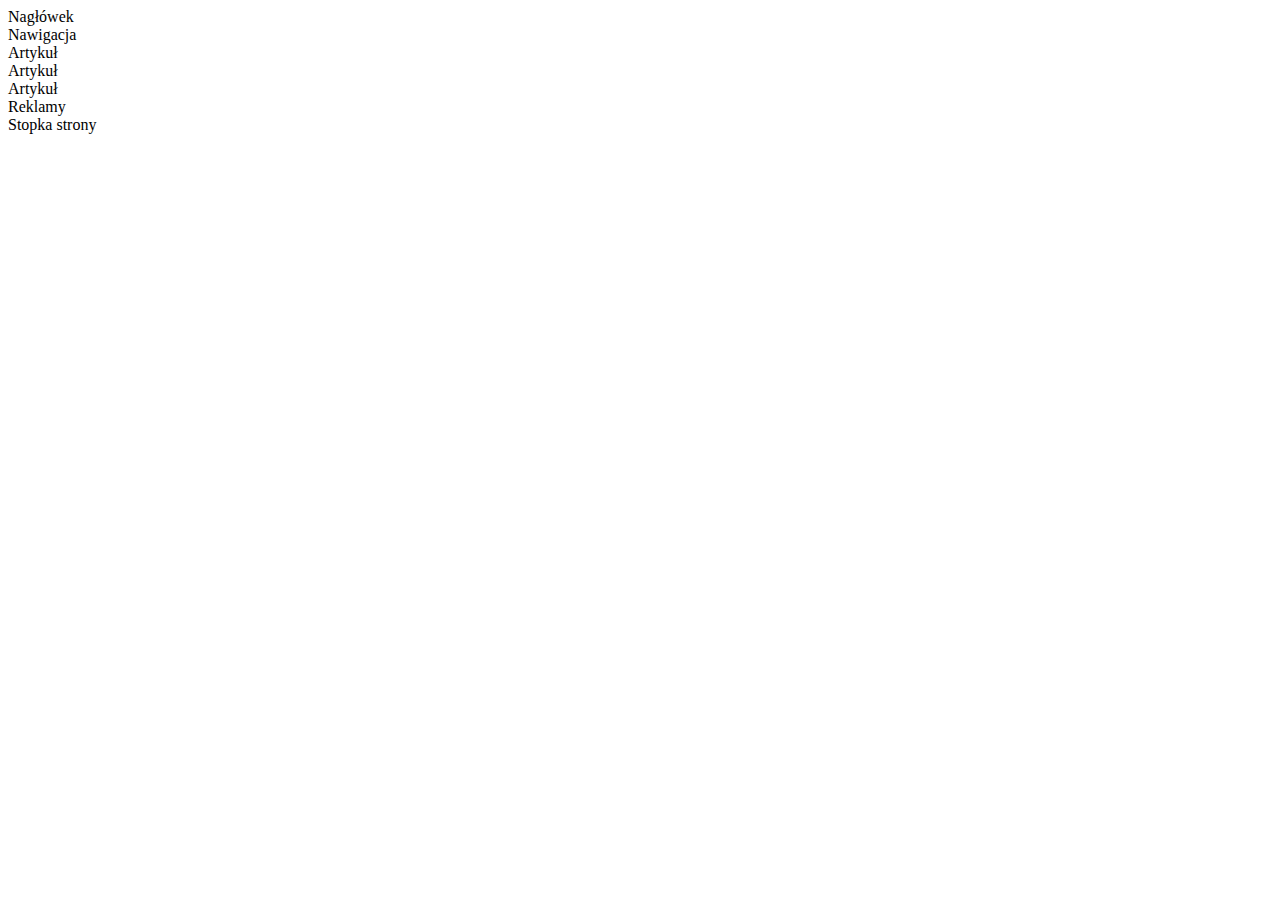
<file: HTML5/01 Tags/html5.html>
<!DOCTYPE html>
<html lang="en">
<head>
    <meta charset="UTF-8">
    <meta name="viewport" content="width=device-width, initial-scale=1.0">
    <meta http-equiv="X-UA-Compatible" content="ie=edge">
    <title>HTML5</title>
</head>
<body>
    <header>Nagłówek
        <nav>Nawigacja</nav>
    </header>
    <section>
        <!-- sekcja sluzy do przevchowywania artykulow -->
        <article>Artykuł</article>
        <article>Artykuł</article>
        <article>Artykuł</article>

        <aside>Reklamy</aside>
    </section>

    <footer>Stopka strony</footer>
</body>
</html>
</file>
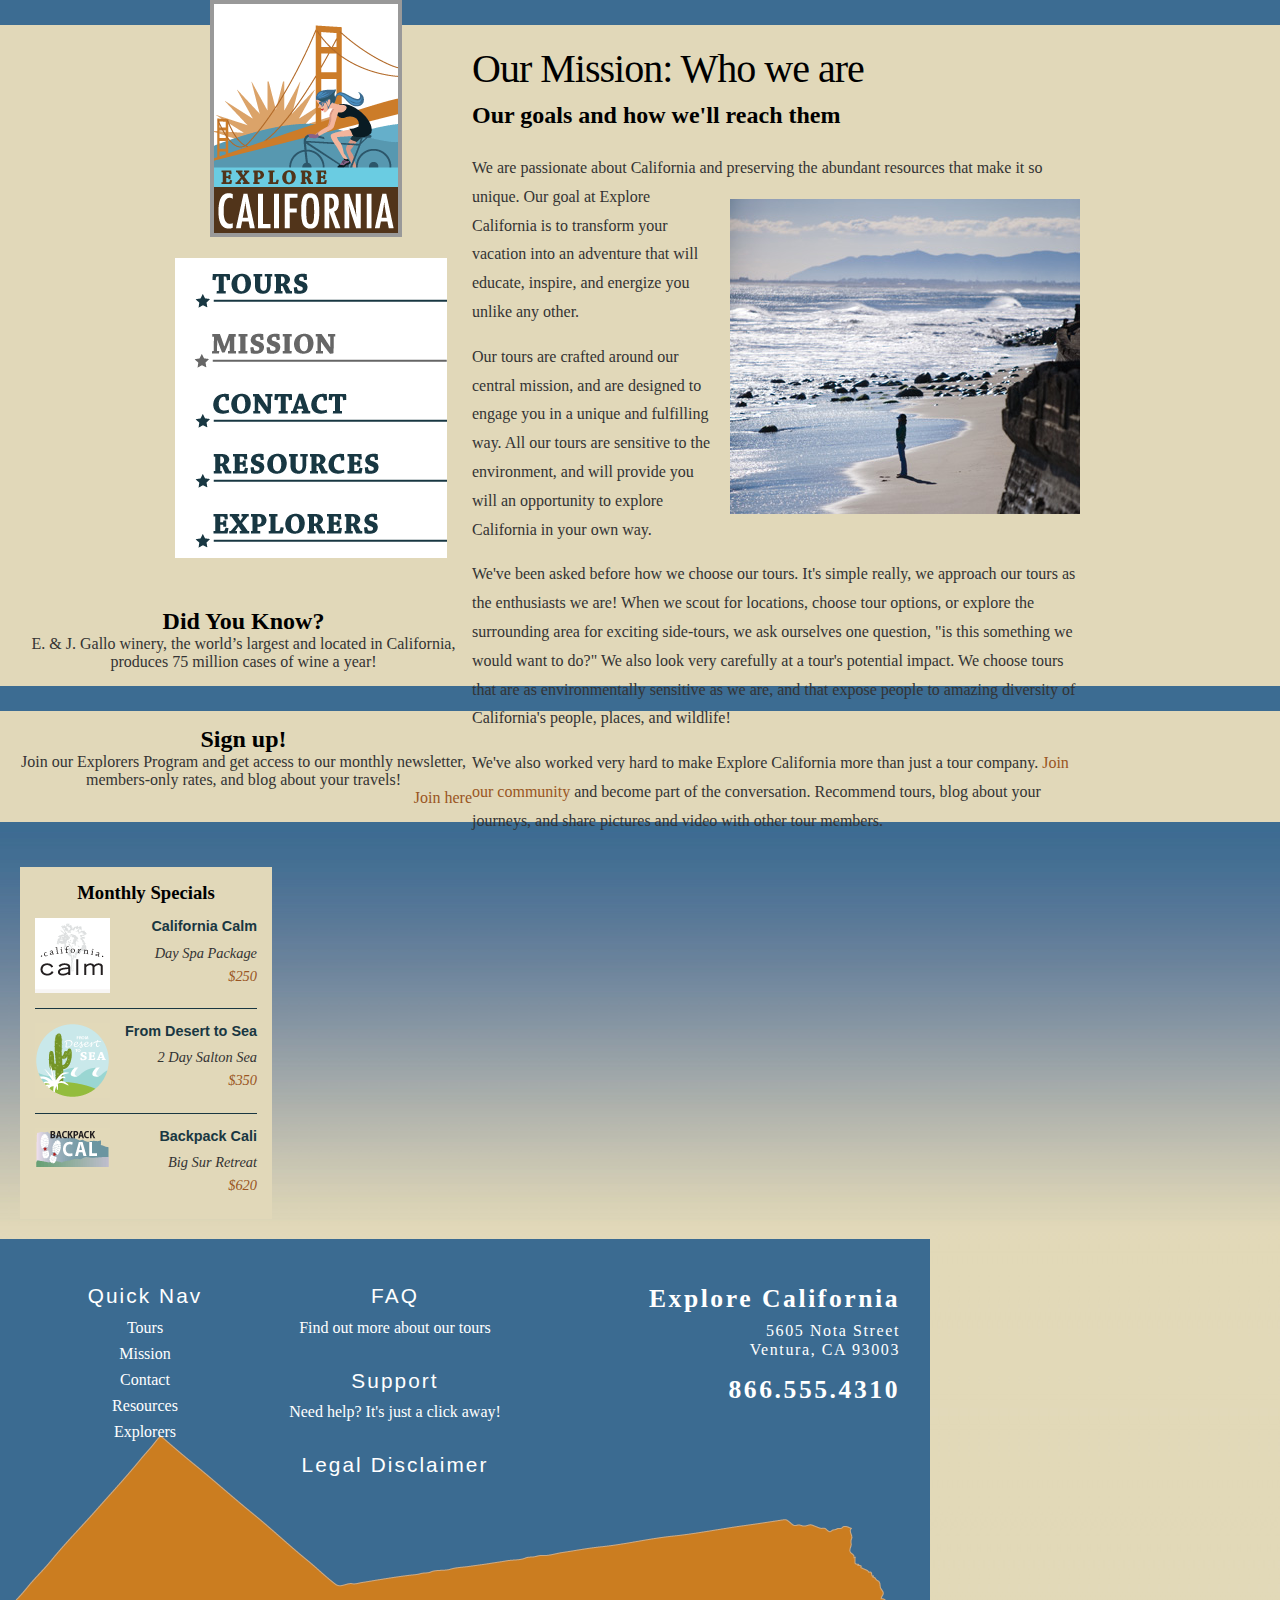
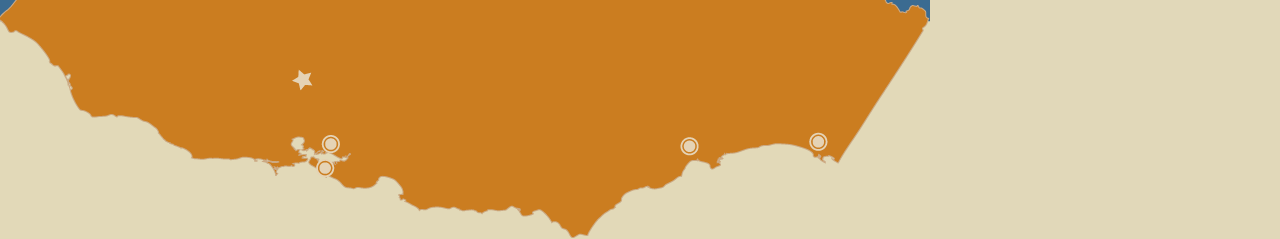
<file: HTML5/01 Tags/sections.htm>
<!DOCTYPE HTML>
<html>
<head>
<meta charset="utf-8">
<title>A little about us...</title>
<link href="_css/main.css" rel="stylesheet"/>
</head>
<body>
<div id="wrapper">
  <div id="logo">
    <p><a href="index.htm" title="Return to the home page">Welcome to Explore California!</a></p>
  </div>
  <nav id="mainNav">
    <ul id="baseNav">
      <li><a href="tours.htm" title="Explore our tours" class="tours">Tours</a></li>
      <li><a href="mission.htm" title="What we think" class="mission current">Mission</a></li>
      <li><a href="contact.htm" title="Contact and support" class="contact">Contact</a></li>
      <li><a href="resources.htm" title="Guidance and planning" class="resources">Resources</a></li>
      <li><a href="explorers.htm" title="Join our community" class="explorers">Explorers</a></li>
    </ul>
  </nav>
  <section id="mainContent">
    <header id="mainHeader">
      <hgroup>
      <h1>Our Mission: Who we are</h1>
      <h2>Our goals and how we'll reach them</h2>
    </hgroup>
    </header>
    <article id="mainArticle">
      <p>We are passionate about California and preserving the abundant resources that make it so unique. <img src="_images/mission_look.jpg" alt="Looking out at the Pacific" width="350" height="315" class="articleImage" />Our goal at Explore California is to transform your vacation into an adventure that will educate, inspire, and energize you unlike any other.</p>
      <p>Our tours are crafted around our central mission, and are designed to engage you in a unique and fulfilling way. All our tours are sensitive to the environment, and will provide you will an opportunity to explore California in your own way.</p>
      <p>We've been asked before how we choose our tours. It's simple really, we approach our tours as the enthusiasts we are! When we scout for locations, choose tour options, or explore the surrounding area for exciting side-tours, we ask ourselves one question, &quot;is this something we would want to do?&quot; We also look very carefully at a tour's potential impact. We choose tours that are as environmentally sensitive as we are, and that expose people to amazing diversity of California's people, places, and wildlife!</p>
      <p>We've also worked very hard to make Explore California more than just a tour company. <a href="explorers/join.htm">Join our community</a> and become part of the conversation. Recommend tours, blog about your journeys, and share pictures and video with other tour members.</p>
    </article>
    </div>
    <div id="trivia" class="callOut">
      <h2>Did You Know?</h2>
      <p>E. &amp; J. Gallo winery, the world’s largest and located in California, produces 75 million cases of wine a year!</p>
    </div>
    <div id="join" class="callOut callOutRight">
      <h2>Sign up!</h2>
      <p>Join our Explorers Program and get access to our monthly newsletter, members-only rates, and blog about your travels! <a href="explorers.htm" title="Join our community" class="accent">Join here</a></p>
   
    </div>
  </section>
  <aside id="sidebar">
    <div id="specials" class="callOut">
      <h3>Monthly Specials</h3>
      <h2 class="top"><img src="_images/calm_bug.gif" width="75" height="75" alt="California Calm" />California Calm</h2>
      <p>Day Spa Package <br />
        <a href="tours/tour_detail_cycle.htm">$250</a> </p>
      <h2><img src="_images/desert_bug.gif" width="75" height="75" alt="From desert to sea" />From Desert to Sea</h2>
      <p>2 Day Salton Sea <br />
        <a href="tours/tour_detail_cycle.htm">$350</a></p>
      <h2><img src="_images/backpack_bug.gif" width="75" height="41" alt="Backpack Cali" />Backpack Cali</h2>
      <p>Big Sur Retreat <br />
        <a href="tours/tour_detail_cycle.htm">$620</a></p>
    </div>
  </div>
  </aside>
  <footer>
    <div id="footerMenu">
      <h3>Quick Nav</h3>
      <ul id="quickNav">
        <li><a href="tours.htm" title="Explore our tours">Tours</a></li>
        <li><a href="mission.htm" title="What we think">Mission</a></li>
        <li><a href="contact.htm" title="Contact and support">Contact</a></li>
        <li><a href="resources.htm" title="Guidance and planning">Resources</a></li>
        <li><a href="explorers.htm" title="Join our community">Explorers</a></li>
      </ul>
    </div>
    <div id="footerBody">
      <div id="footerMidCol">
        <h3><a href="resources/faq.htm">FAQ</a></h3>
        <p>Find out more about our tours</p>
        <h3><a href="contact.htm">Support</a></h3>
        <p>Need help? It's just a click away!</p>
        <h3><a href="explorers/join.htm">Legal Disclaimer</a></h3>
      </div>
      <div id="footerRightCol">
        <h1>Explore California</h1>
        <p>5605 Nota Street<br />
          Ventura, CA 93003</p>
        <p class="phone">866.555.4310</p>
      </div>
    </div>
  </footer>
</div>
</body>
</html>
</file>
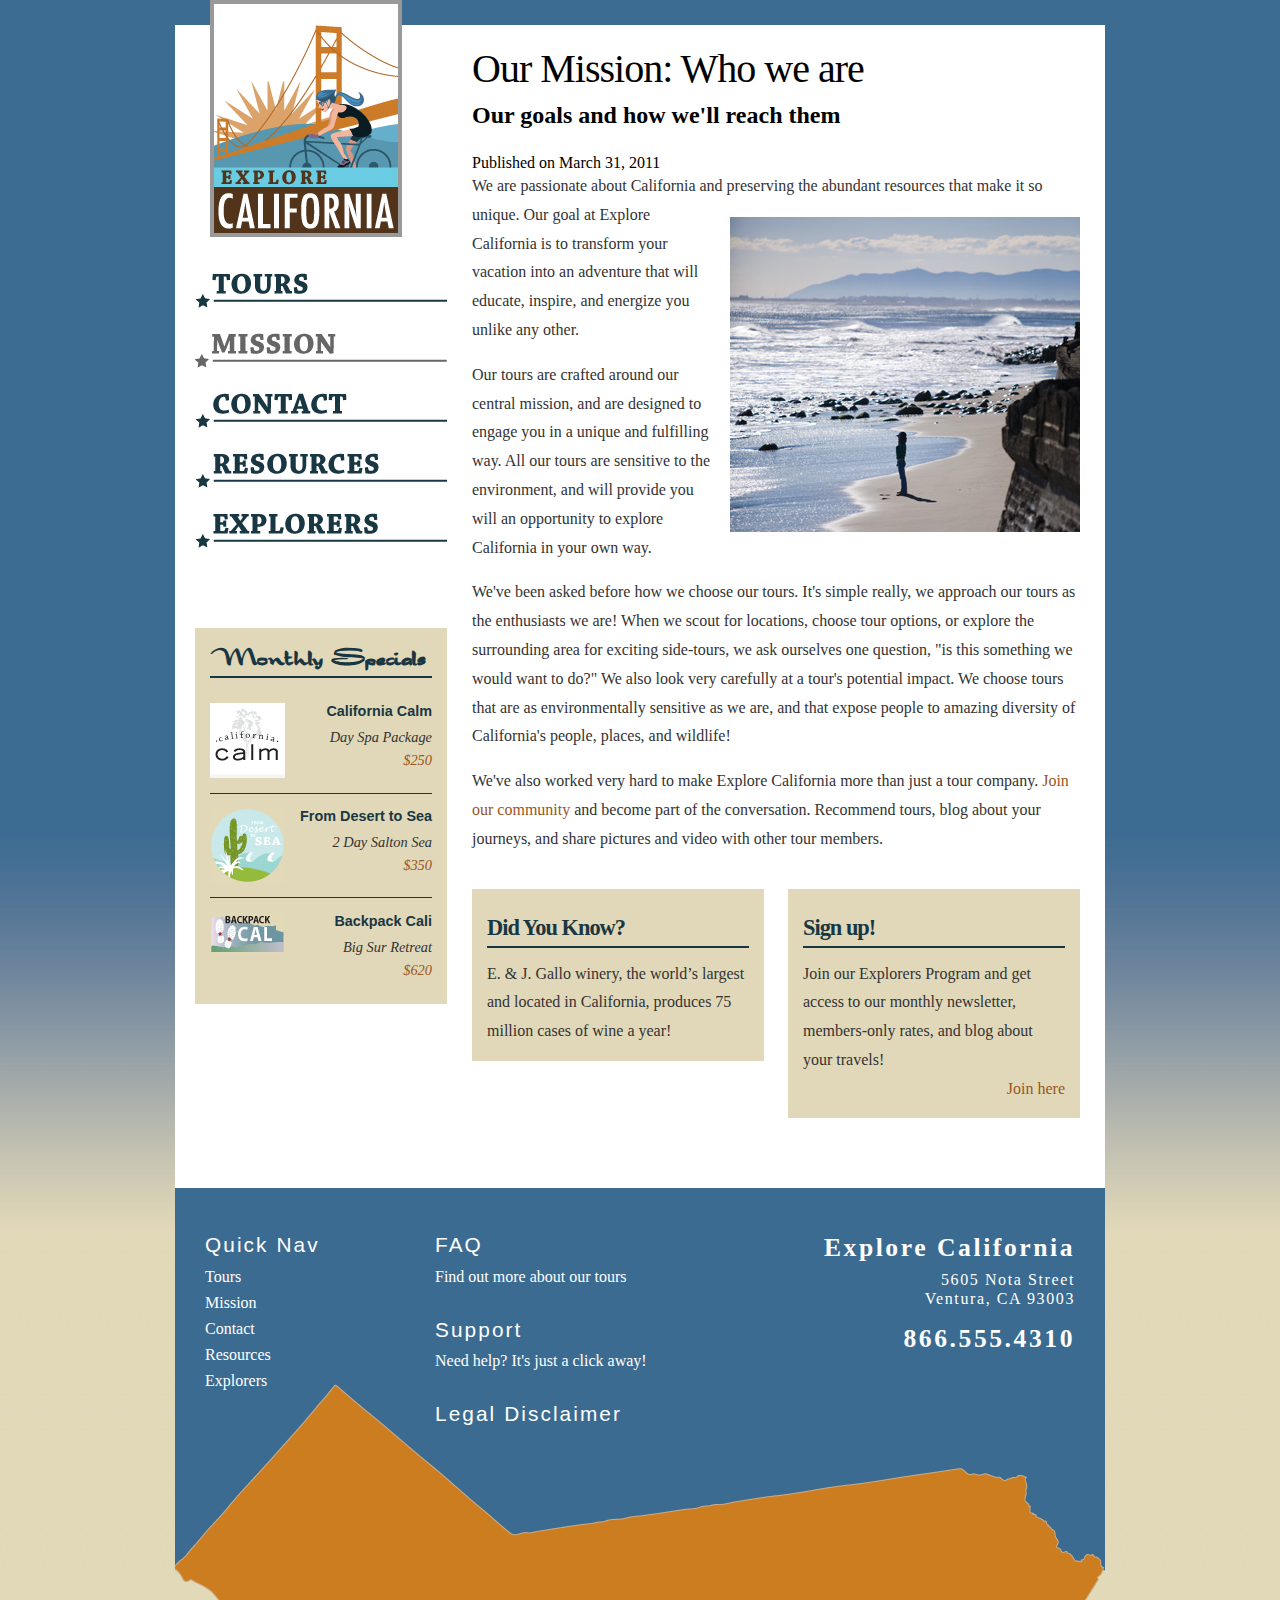
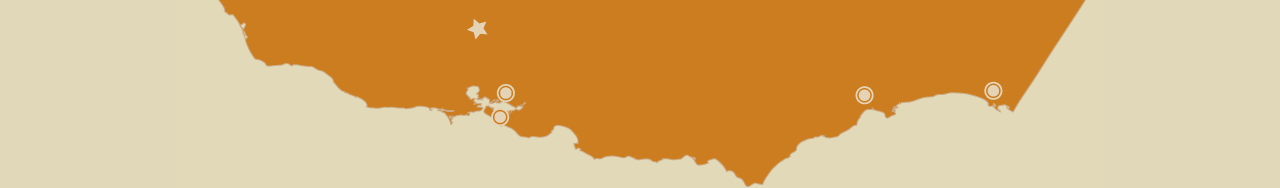
<file: HTML5/05 Typography/fonts.htm>
<!DOCTYPE HTML>
<html>
<head>
<meta http-equiv="Content-Type" content="text/html; charset=UTF-8" />
<title>A little about us...</title>
<link href="_css/main.css" rel="stylesheet" type="text/css" />
</head>
<body>
<div id="wrapper">
  <div id="logo">
    <p><a href="index.htm" title="Return to the home page">Welcome to Explore California!</a></p>
  </div>
  <nav id="mainNav">
    <ul id="baseNav">
      <li><a href="tours.htm" title="Explore our tours" class="tours">Tours</a></li>
      <li><a href="mission.htm" title="What we think" class="mission current">Mission</a></li>
      <li><a href="contact.htm" title="Contact and support" class="contact">Contact</a></li>
      <li><a href="resources.htm" title="Guidance and planning" class="resources">Resources</a></li>
      <li><a href="explorers.htm" title="Join our community" class="explorers">Explorers</a></li>
    </ul>
  </nav>
  <section id="mainContent">
    <header id="mainHeader">
      <hgroup><h1>Our Mission: Who we are</h1>
      <h2>Our goals and how we'll reach them</h2></hgroup>
    </header>
    <article id="mainArticle">
      <time pubdate="pubdate" datetime="2011-03-31">Published on March 31, 2011</time>
      <p>We are passionate about California and preserving the abundant resources that make it so unique. <img src="_images/mission_look.jpg" alt="Looking out at the Pacific" width="350" height="315" class="articleImage" />Our goal at Explore California is to transform your vacation into an adventure that will educate, inspire, and energize you unlike any other.</p>
      <p>Our tours are crafted around our central mission, and are designed to engage you in a unique and fulfilling way. All our tours are sensitive to the environment, and will provide you will an opportunity to explore California in your own way.</p>
      <p>We've been asked before how we choose our tours. It's simple really, we approach our tours as the enthusiasts we are! When we scout for locations, choose tour options, or explore the surrounding area for exciting side-tours, we ask ourselves one question, &quot;is this something we would want to do?&quot; We also look very carefully at a tour's potential impact. We choose tours that are as environmentally sensitive as we are, and that expose people to amazing diversity of California's people, places, and wildlife!</p>
      <p>We've also worked very hard to make Explore California more than just a tour company. <a href="explorers/join.htm">Join our community</a> and become part of the conversation. Recommend tours, blog about your journeys, and share pictures and video with other tour members.</p>
    </article>
    <aside id="trivia" class="callOut">
      <h1>Did You Know?</h1>
      <p>E. &amp; J. Gallo winery, the world’s largest and located in California, produces 75 million cases of wine a year!</p>
    </aside>
    <aside id="join" class="callOut callOutRight">
      <h1>Sign up!</h1>
      <p>Join our Explorers Program and get access to our monthly newsletter, members-only rates, and blog about your travels! <a href="explorers.htm" title="Join our community" class="accent">Join here</a></p>
    </aside>
  </section>
  <aside id="sidebar">
    <div id="specials" class="callOut">
      <h1>Monthly Specials</h1>
      <h2 class="top"><img src="_images/calm_bug.gif" width="75" height="75" alt="California Calm" />California Calm</h2>
      <p>Day Spa Package <br />
        <a href="tours/tour_detail_cycle.htm">$250</a> </p>
      <h2><img src="_images/desert_bug.gif" width="75" height="75" alt="From desert to sea" />From Desert to Sea</h2>
      <p>2 Day Salton Sea <br />
        <a href="tours/tour_detail_cycle.htm">$350</a></p>
      <h2><img src="_images/backpack_bug.gif" width="75" height="41" alt="Backpack Cali" />Backpack Cali</h2>
      <p>Big Sur Retreat <br />
        <a href="tours/tour_detail_cycle.htm">$620</a></p>
    </div>
  </aside>
  <footer>
    <div id="footerMenu">
      <h3>Quick Nav</h3>
      <ul id="quickNav">
        <li><a href="tours.htm" title="Explore our tours">Tours</a></li>
        <li><a href="mission.htm" title="What we think">Mission</a></li>
        <li><a href="contact.htm" title="Contact and support">Contact</a></li>
        <li><a href="resources.htm" title="Guidance and planning">Resources</a></li>
        <li><a href="explorers.htm" title="Join our community">Explorers</a></li>
      </ul>
    </div>
    <div id="footerBody">
      <div id="footerMidCol">
        <h3><a href="resources/faq.htm">FAQ</a></h3>
        <p>Find out more about our tours</p>
        <h3><a href="contact.htm">Support</a></h3>
        <p>Need help? It's just a click away!</p>
        <h3><a href="explorers/join.htm">Legal Disclaimer</a></h3>
      </div>
      <div id="footerRightCol">
        <h1>Explore California</h1>
        <p>5605 Nota Street<br />
          Ventura, CA 93003</p>
        <p class="phone">866.555.4310</p>
      </div>
    </div>
  </footer>
</div>
</body>
</html>
</file>
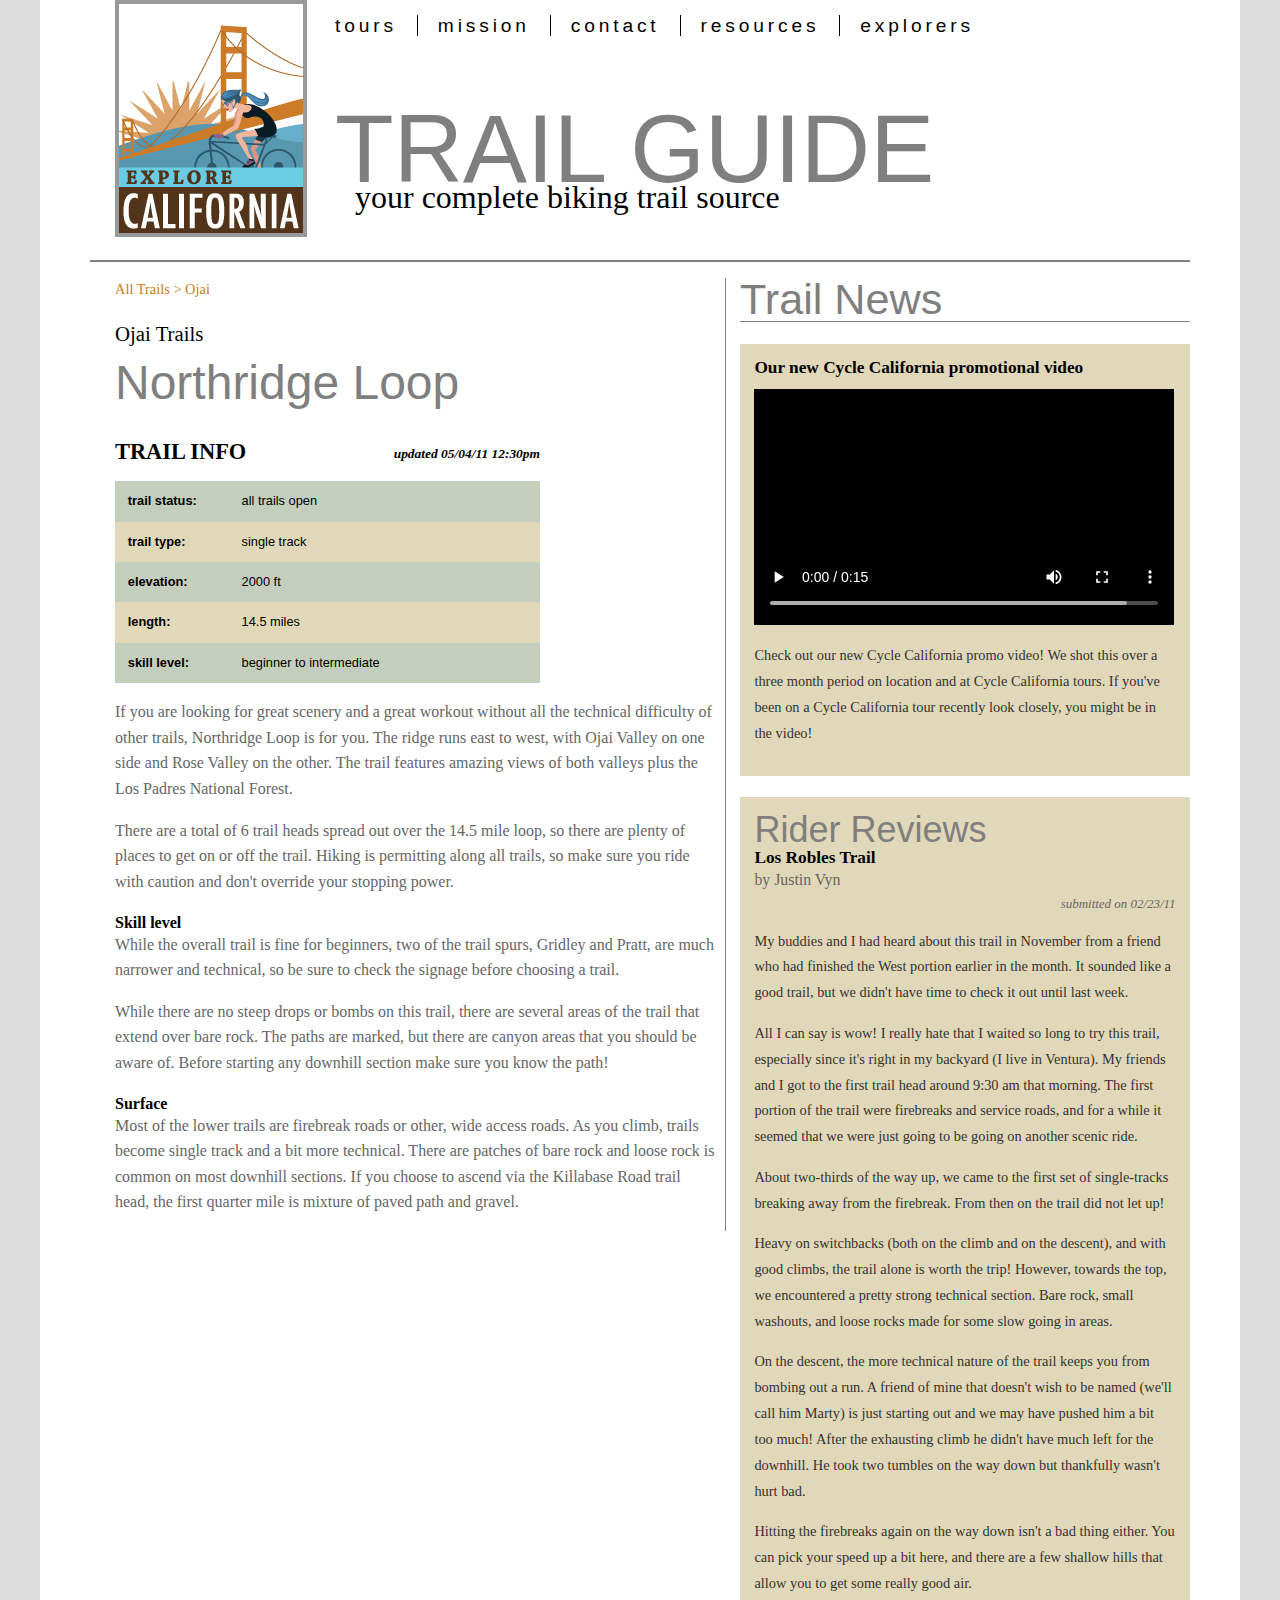
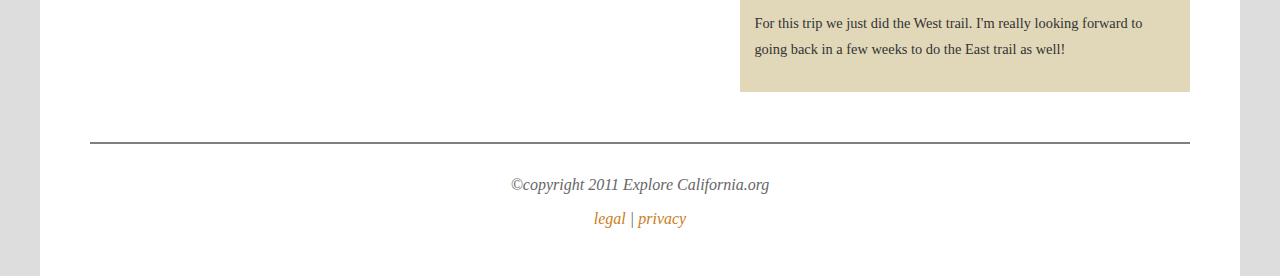
<file: HTML5/02 Media/02_01 Video/trails.htm>
<!DOCTYPE HTML>
<html lang="en">
<head>
<meta charset="UTF-8">
<title>Explore California Trail Guide</title>
<!--update based on html5-->
<link href="_css/main.css" rel="stylesheet" type="text/css">
<!--[if lt IE 9]>
<script src="http://html5shiv.googlecode.com/svn/trunk/html5.js"></script>
<![endif]-->
</head>
<body>
<div id="wrapper">
<header id="mainHeader">
<hgroup>
  <h1><span>Explore California</span> Trail Guide</h1>
    <h2>your complete biking trail source</h2>
  </hgroup>
    <nav id="mainNav">
    <h1>Main page navigation</h1>
    <ul id="siteNav">
      <li><a href="#">tours</a></li>
      <li><a href="#">mission</a></li>
      <li><a href="#">contact</a></li>
      <li><a href="#">resources</a></li>
      <li><a href="#" class="last">explorers</a></li>
    </ul>
  </nav>
</header>
  <section id="trailInfo">
 <header>
  	<p><a href="#">All Trails</a> > <a href="#">Ojai</a></p>
      <h1>Ojai Trails</h1>
      </header>
      <article>
      <h1>Northridge Loop</h1>
    <table id="quickFacts" cellspacing="0">
    <caption>
    TRAIL INFO <span>updated 05/04/11 12:30pm</span>
    </caption>
      <tr>
        <th>trail status:</th>
        <td><span class="open">all trails open</span></td>
      </tr>
      <tr class="alt">
        <th>trail type:</th>
        <td>single track</td>
      </tr>
      <tr>
        <th>elevation:</th>
        <td>2000 ft</td>
      </tr>
      <tr class="alt">
        <th>length:</th>
        <td>14.5 miles</td>
      </tr>
      <tr>
        <th>skill level:</th>
        <td>beginner to intermediate</td>
      </tr>
    </table>
    <div class="text2Col">
<p>If you are looking for great scenery and a great workout without all the technical difficulty of other trails, Northridge Loop is for you. The ridge runs east to west, with Ojai Valley on one side and Rose Valley on the other. The trail features amazing views of both valleys plus the Los Padres National Forest. </p>
    <p>There are a total of 6 trail heads spread out over the 14.5 mile loop, so there are plenty of places to get on or off the trail. Hiking is permitting along all trails, so make sure you ride with caution and don't override your stopping power.</p>
    <h2>Skill level</h2>
    <p>While the overall trail is fine for beginners, two of the trail spurs, Gridley and Pratt, are much narrower and technical, so be sure to check the signage before choosing a trail. </p>
    <p>While there are no steep drops or bombs on this trail, there are several areas of the trail that extend over bare rock. The paths are marked, but there are canyon areas that you should be aware of. Before starting any downhill section make sure you know the path!</p>
    <h2>Surface</h2>
    <p>Most of the lower trails are firebreak roads or other, wide access roads. As you climb, trails become single track and a bit more technical. There are patches of bare rock and loose rock is common on most downhill sections. If you choose to ascend via the Killabase Road trail head, the first quarter mile is mixture of paved path and gravel.</p>
</div>
    </article>
  </section>
  <aside id="trailNews">
    <h1>Trail News</h1>
    <section class="news">
      <h2>Our new Cycle California promotional video</h2>
      
      <!-- Video goes here  autoplay, autoloop(wkołko) controls (kontrolki)-->
      <video width="420" height="236" controls>
      <source src="_video/explore_promo.mp4" type="video/mp4">
      <source src="_video/explore_promo.webm" type="video/webm">
      <source src="_video/explore_promo.ogv" type="video/ogg">
        <!-- ogg a nie ogv w video/ogg -->
      </video>

      
      <p>Check out our new Cycle California promo video! We shot this over a three month period on location and at Cycle California tours. If you've been on a Cycle California tour recently look closely, you might be in the video!</p>
    </section>
    <article class="news">
      <header>
      <hgroup>
        <h1>Rider Reviews</h1>
        <h2>Los Robles Trail</h2>
         <h3>by Justin Vyn</h3>
         </hgroup>
          <p class="pubdate">submitted on
            <time datetime="2010-02-10" pubdate>02/23/11</time>
          </p>     
      </header>
     <p>My buddies and I had heard about this trail in November from a friend who had finished the West portion earlier in the month. It sounded like a good trail, but we didn't have time to check it out until last week.</p>
     <p>All I can say is wow! I really hate that I waited so long to try this trail, especially since it's right in my backyard (I live in Ventura).
       My friends and I got to the first trail head around 9:30 am that morning. The first portion of the trail were firebreaks and service roads, and for a while it seemed that we were just going to be going on another scenic ride.</p>
     <p>About two-thirds of the way up, we came to the first set of single-tracks breaking away from the firebreak. From then on the trail did not let up!</p>
     <p>Heavy on switchbacks (both on the climb and on the descent), and with good climbs, the trail alone is worth the trip! However, towards the top, we encountered a pretty strong technical section. Bare rock, small washouts, and loose rocks made for some slow going in areas. </p>
     <p>On the descent, the more technical nature of the trail keeps you from bombing out a run. A friend of mine that doesn't wish to be named (we'll call him Marty) is just starting out and we may have pushed him a bit too much! After the exhausting climb he didn't have much left for the downhill. He took two tumbles on the way down but thankfully wasn't hurt bad.</p>
     <p>Hitting the firebreaks again on the way down isn't a bad thing either. You can pick your speed up a bit here, and there are a few shallow hills that allow you to get some really good air.</p>
     <p>For this trip we just did the West trail. I'm really looking forward to going back in a few weeks to do the East trail as well!</p>
     <div id="formPanel">
    <p class="review">Write your own review!</p>
      <form id="riderReview" method="post" action="#">
      <label for="trailName">Trail name:</label>
          <input type="text" name="name" id="name" tabindex="10"  placeholder="trail name" required>
          <label for="name">Name:</label>
          <input type="text" name="name" id="name" tabindex="20"  placeholder="first and last name" required>
          <label for="email">Email:</label>
          <input type="email" name="email" id="email" tabindex="30" placeholder="valid email address"  required>
          <label for="url">Website:</label>
          <input type="url" name="url" id="url" tabindex="40">
          <label for="tripDate">Date of trip:</label>
          <input type="date" name="tripDate" id="tripDate" tabindex="50">
          <label for="riders">Number of riders:</label>
          <input type="number" name="riders" id="riders" tabindex="60" min="1" value="1" >
          <label for="review">Review:<br>
          </label>
          <textarea name="review" id="review" tabindex="70" cols="45" rows="10"></textarea>
          <input type="submit" name="submit" id="submit" tabindex="80" value="Submit your review">
      </form>
    </div>
    </article>
  </aside>
  <footer id="pageFooter">
  <p>&copy;copyright 2011 Explore California.org</p>
  <p><a href="#">legal</a> | <a href="#">privacy</a> </p>
  </footer>
</div>
</body>
</html
</file>
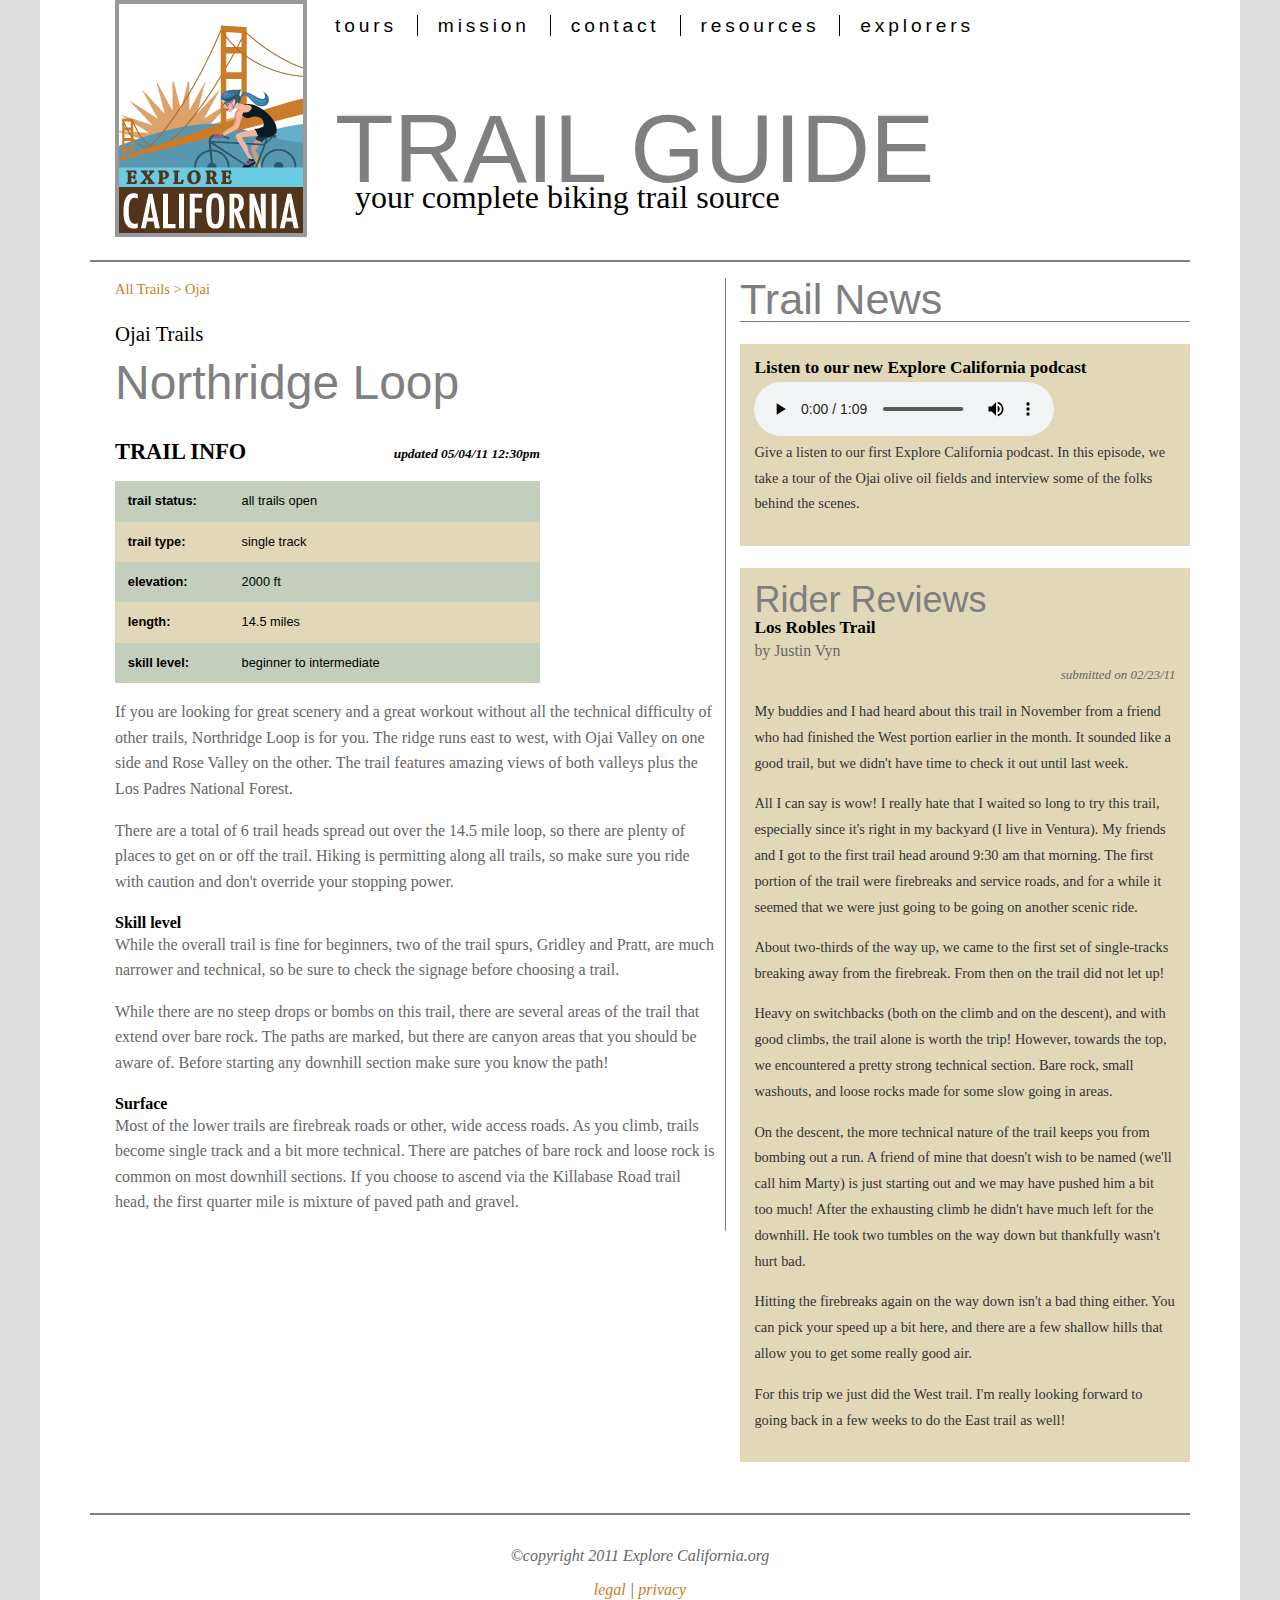
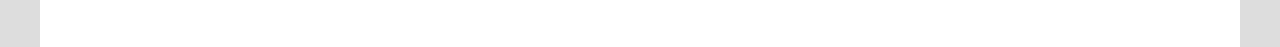
<file: HTML5/02 Media/02_02 Audio/trails.htm>
<!DOCTYPE HTML>
<html lang="en">
<head>
<meta charset="UTF-8">
<title>Explore California Trail Guide</title>
<!--update based on html5-->
<link href="_css/main.css" rel="stylesheet" type="text/css">
<!--[if lt IE 9]>
<script src="http://html5shiv.googlecode.com/svn/trunk/html5.js"></script>
<![endif]-->
</head>
<body>
<div id="wrapper">
  <header id="mainHeader">
    <hgroup>
      <h1><span>Explore California</span> Trail Guide</h1>
      <h2>your complete biking trail source</h2>
    </hgroup>
    <nav id="mainNav">
      <h1>Main page navigation</h1>
      <ul id="siteNav">
        <li><a href="#">tours</a></li>
        <li><a href="#">mission</a></li>
        <li><a href="#">contact</a></li>
        <li><a href="#">resources</a></li>
        <li><a href="#" class="last">explorers</a></li>
      </ul>
    </nav>
  </header>
  <section id="trailInfo">
    <header>
      <p><a href="#">All Trails</a> > <a href="#">Ojai</a></p>
      <h1>Ojai Trails</h1>
    </header>
    <article>
      <h1>Northridge Loop</h1>
      <table id="quickFacts" cellspacing="0">
        <caption>
        TRAIL INFO <span>updated 05/04/11 12:30pm</span>
        </caption>
        <tr>
          <th>trail status:</th>
          <td><span class="open">all trails open</span></td>
        </tr>
        <tr class="alt">
          <th>trail type:</th>
          <td>single track</td>
        </tr>
        <tr>
          <th>elevation:</th>
          <td>2000 ft</td>
        </tr>
        <tr class="alt">
          <th>length:</th>
          <td>14.5 miles</td>
        </tr>
        <tr>
          <th>skill level:</th>
          <td>beginner to intermediate</td>
        </tr>
      </table>
      <div class="text2Col">
        <p>If you are looking for great scenery and a great workout without all the technical difficulty of other trails, Northridge Loop is for you. The ridge runs east to west, with Ojai Valley on one side and Rose Valley on the other. The trail features amazing views of both valleys plus the Los Padres National Forest. </p>
        <p>There are a total of 6 trail heads spread out over the 14.5 mile loop, so there are plenty of places to get on or off the trail. Hiking is permitting along all trails, so make sure you ride with caution and don't override your stopping power.</p>
        <h2>Skill level</h2>
        <p>While the overall trail is fine for beginners, two of the trail spurs, Gridley and Pratt, are much narrower and technical, so be sure to check the signage before choosing a trail. </p>
        <p>While there are no steep drops or bombs on this trail, there are several areas of the trail that extend over bare rock. The paths are marked, but there are canyon areas that you should be aware of. Before starting any downhill section make sure you know the path!</p>
        <h2>Surface</h2>
        <p>Most of the lower trails are firebreak roads or other, wide access roads. As you climb, trails become single track and a bit more technical. There are patches of bare rock and loose rock is common on most downhill sections. If you choose to ascend via the Killabase Road trail head, the first quarter mile is mixture of paved path and gravel.</p>
      </div>
    </article>
  </section>
  <aside id="trailNews">
    <h1>Trail News</h1>
    <section class="news">
            <h2>Listen to our new Explore California podcast</h2>
      
    <!-- Audio goes here -->
    <audio controls>
      <source src="_assets/ex_ca_podcast.mp3" type="audio/mpeg">
      <source src="_assets/ex_ca_podcast.mp3" type="audio/ogg">
    </audio>
      
<p>Give a listen to our first Explore California podcast. In this episode, we take a tour of the Ojai olive oil fields and interview some of the folks behind the scenes.</p>
    </section>
    <article class="news">
      <header>
        <hgroup>
          <h1>Rider Reviews</h1>
          <h2>Los Robles Trail</h2>
          <h3>by Justin Vyn</h3>
        </hgroup>
        <p class="pubdate">submitted on
          <time datetime="2010-02-10" pubdate>02/23/11</time>
        </p>
      </header>
      <p>My buddies and I had heard about this trail in November from a friend who had finished the West portion earlier in the month. It sounded like a good trail, but we didn't have time to check it out until last week.</p>
      <p>All I can say is wow! I really hate that I waited so long to try this trail, especially since it's right in my backyard (I live in Ventura).
        My friends and I got to the first trail head around 9:30 am that morning. The first portion of the trail were firebreaks and service roads, and for a while it seemed that we were just going to be going on another scenic ride.</p>
      <p>About two-thirds of the way up, we came to the first set of single-tracks breaking away from the firebreak. From then on the trail did not let up!</p>
      <p>Heavy on switchbacks (both on the climb and on the descent), and with good climbs, the trail alone is worth the trip! However, towards the top, we encountered a pretty strong technical section. Bare rock, small washouts, and loose rocks made for some slow going in areas. </p>
      <p>On the descent, the more technical nature of the trail keeps you from bombing out a run. A friend of mine that doesn't wish to be named (we'll call him Marty) is just starting out and we may have pushed him a bit too much! After the exhausting climb he didn't have much left for the downhill. He took two tumbles on the way down but thankfully wasn't hurt bad.</p>
      <p>Hitting the firebreaks again on the way down isn't a bad thing either. You can pick your speed up a bit here, and there are a few shallow hills that allow you to get some really good air.</p>
      <p>For this trip we just did the West trail. I'm really looking forward to going back in a few weeks to do the East trail as well!</p>
      <div id="formPanel">
        <p class="review">Write your own review!</p>
        <form id="riderReview" method="post" action="#">
          <label for="trailName">Trail name:</label>
          <input type="text" name="name" id="name" tabindex="10"  placeholder="trail name" required>
          <label for="name">Name:</label>
          <input type="text" name="name" id="name" tabindex="20"  placeholder="first and last name" required>
          <label for="email">Email:</label>
          <input type="email" name="email" id="email" tabindex="30" placeholder="valid email address"  required>
          <label for="url">Website:</label>
          <input type="url" name="url" id="url" tabindex="40">
          <label for="tripDate">Date of trip:</label>
          <input type="date" name="tripDate" id="tripDate" tabindex="50">
          <label for="riders">Number of riders:</label>
          <input type="number" name="riders" id="riders" tabindex="60" min="1" value="1" >
          <label for="review">Review:<br>
          </label>
          <textarea name="review" id="review" tabindex="70" cols="45" rows="10"></textarea>
          <input type="submit" name="submit" id="submit" tabindex="80" value="Submit your review">
        </form>
      </div>
    </article>
  </aside>
  <footer id="pageFooter">
    <p>&copy;copyright 2011 Explore California.org</p>
    <p><a href="#">legal</a> | <a href="#">privacy</a> </p>
  </footer>
</div>
</body>
</html
</file>
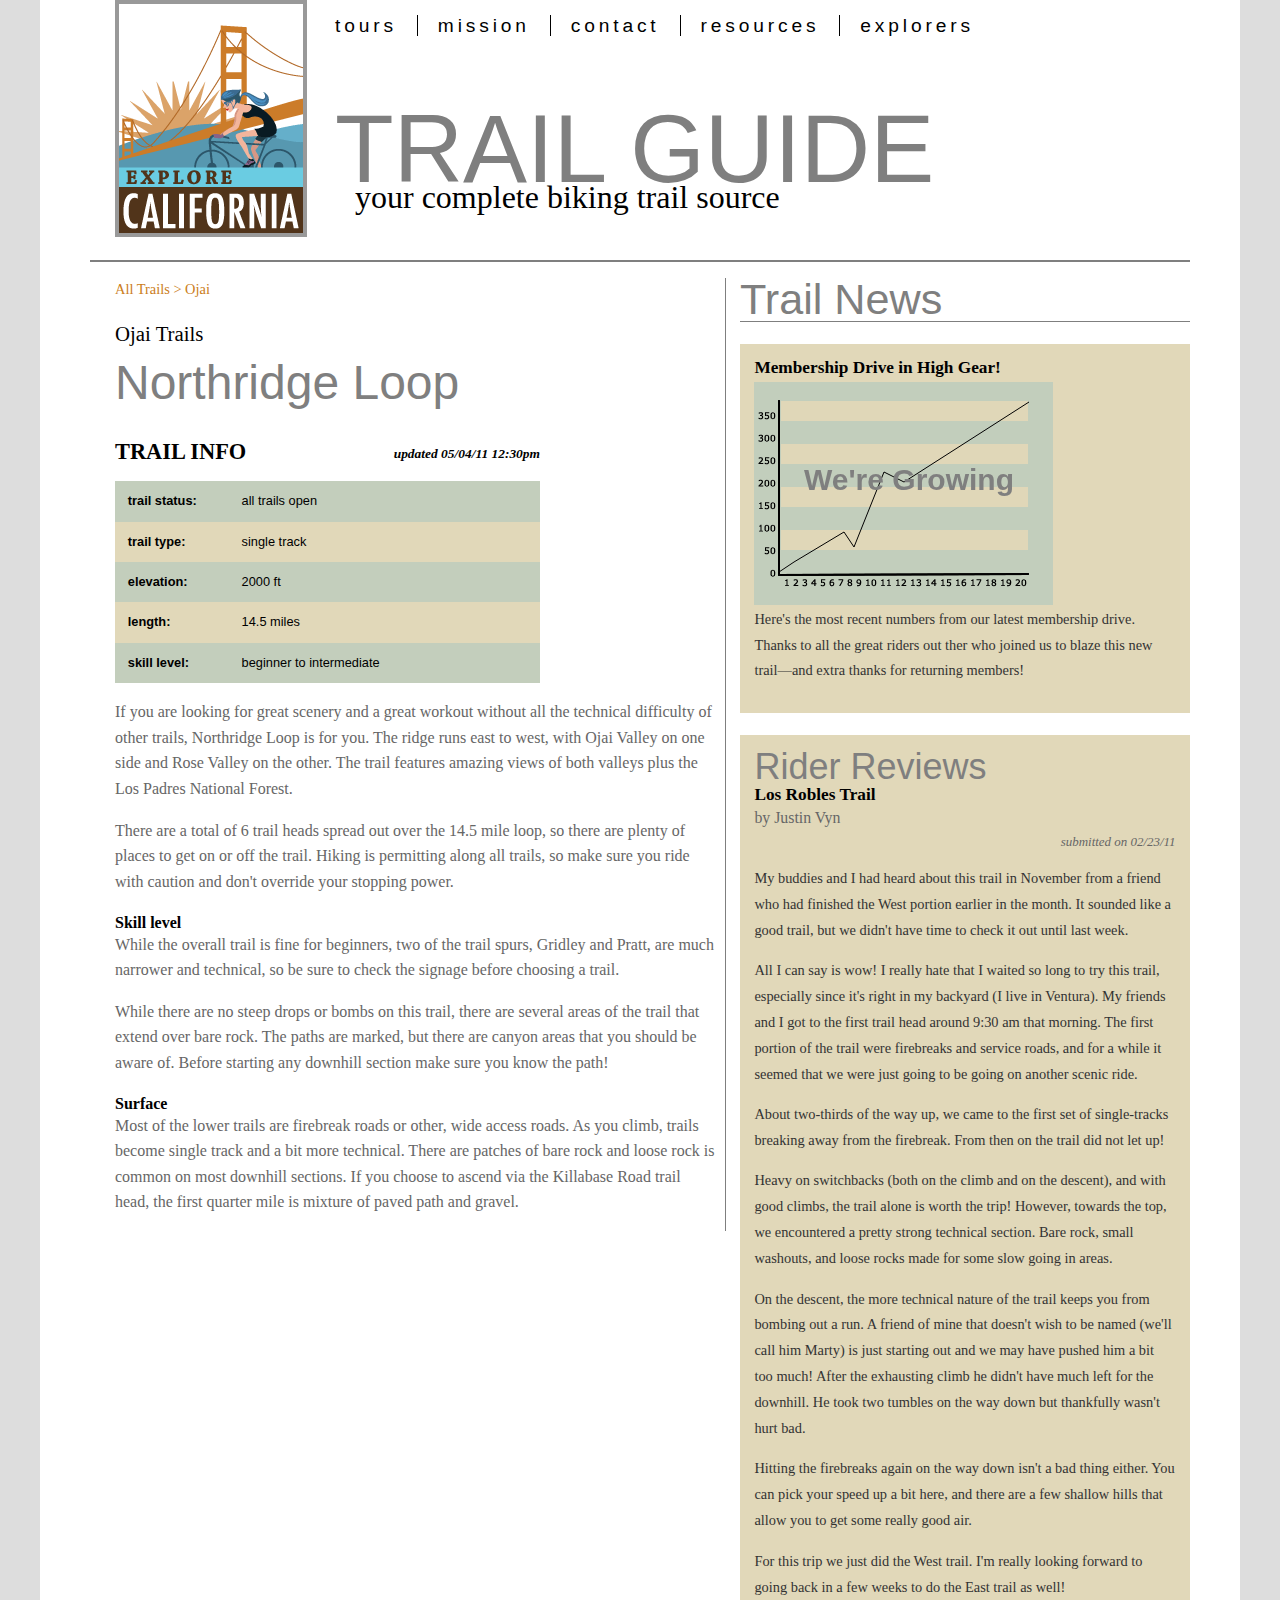
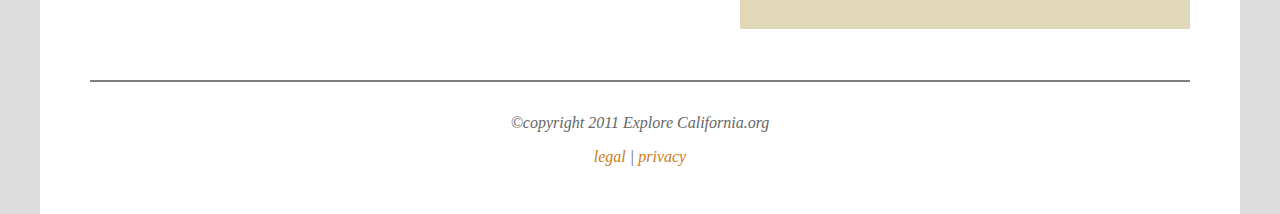
<file: HTML5/02 Media/02_03 Canvas/canvas.htm>
<!DOCTYPE HTML>
<html lang="en">
<head>
<meta charset="UTF-8">
<title>Explore California Trail Guide</title>
<!--update based on html5-->
<link href="_css/main.css" rel="stylesheet" type="text/css">
<!--[if lt IE 9]>
<script src="http://html5shiv.googlecode.com/svn/trunk/html5.js"></script>
<![endif]-->
<script>
function doCanvas(){
  var my_canvas = document.getElementById("theCanvas");
  var myCanvas_context = my_canvas.getContext("2d");
 
  var chart_bg = new Image();
	chart_bg.src = "_images/chart_bg.gif";
	chart_bg.onload = function() {
    
  myCanvas_context.drawImage(chart_bg,0,0);
  myCanvas_context.moveTo(25,190);
	myCanvas_context.lineTo(40,180);
	myCanvas_context.lineTo(90,150);
	myCanvas_context.lineTo(100,165);
	myCanvas_context.lineTo(130,90);
	myCanvas_context.lineTo(150,100);
	myCanvas_context.lineTo(275,20);
    myCanvas_context.strokeStyle = "#000";
  myCanvas_context.stroke();
  
  myCanvas_context.textAlign = "center";
  myCanvas_context.textBaseline = "middle";
  myCanvas_context.fillStyle = "#7F7F7F";
  myCanvas_context.font = "bold 30px sans-serif";
  myCanvas_context.fillText("We're Growing", 155, 100);
	};
}

</script>
</head>
<body onload="doCanvas();">
<div id="wrapper">
  <header id="mainHeader">
    <hgroup>
      <h1><span>Explore California</span> Trail Guide</h1>
      <h2>your complete biking trail source</h2>
    </hgroup>
    <nav id="mainNav">
      <h1>Main page navigation</h1>
      <ul id="siteNav">
        <li><a href="#">tours</a></li>
        <li><a href="#">mission</a></li>
        <li><a href="#">contact</a></li>
        <li><a href="#">resources</a></li>
        <li><a href="#" class="last">explorers</a></li>
      </ul>
    </nav>
  </header>
  <section id="trailInfo">
    <header>
      <p><a href="#">All Trails</a> > <a href="#">Ojai</a></p>
      <h1>Ojai Trails</h1>
    </header>
    <article>
      <h1>Northridge Loop</h1>
      <table id="quickFacts" cellspacing="0">
        <caption>
        TRAIL INFO <span>updated 05/04/11 12:30pm</span>
        </caption>
        <tr>
          <th>trail status:</th>
          <td><span class="open">all trails open</span></td>
        </tr>
        <tr class="alt">
          <th>trail type:</th>
          <td>single track</td>
        </tr>
        <tr>
          <th>elevation:</th>
          <td>2000 ft</td>
        </tr>
        <tr class="alt">
          <th>length:</th>
          <td>14.5 miles</td>
        </tr>
        <tr>
          <th>skill level:</th>
          <td>beginner to intermediate</td>
        </tr>
      </table>
      <div class="text2Col">
        <p>If you are looking for great scenery and a great workout without all the technical difficulty of other trails, Northridge Loop is for you. The ridge runs east to west, with Ojai Valley on one side and Rose Valley on the other. The trail features amazing views of both valleys plus the Los Padres National Forest. </p>
        <p>There are a total of 6 trail heads spread out over the 14.5 mile loop, so there are plenty of places to get on or off the trail. Hiking is permitting along all trails, so make sure you ride with caution and don't override your stopping power.</p>
        <h2>Skill level</h2>
        <p>While the overall trail is fine for beginners, two of the trail spurs, Gridley and Pratt, are much narrower and technical, so be sure to check the signage before choosing a trail. </p>
        <p>While there are no steep drops or bombs on this trail, there are several areas of the trail that extend over bare rock. The paths are marked, but there are canyon areas that you should be aware of. Before starting any downhill section make sure you know the path!</p>
        <h2>Surface</h2>
        <p>Most of the lower trails are firebreak roads or other, wide access roads. As you climb, trails become single track and a bit more technical. There are patches of bare rock and loose rock is common on most downhill sections. If you choose to ascend via the Killabase Road trail head, the first quarter mile is mixture of paved path and gravel.</p>
      </div>
    </article>
  </section>
  <aside id="trailNews">
    <h1>Trail News</h1>
    <section class="news">
            <h2>Membership Drive in High Gear!</h2>
      
    <!-- Canvas goes here -->
    <canvas id="theCanvas" width="300" height="225"></canvas>
      
<p>Here's the most recent numbers from our latest membership drive. Thanks to all the great riders out ther who joined us to blaze this new trail&mdash;and extra thanks for returning members!</p>
    </section>
    <article class="news">
      <header>
        <hgroup>
          <h1>Rider Reviews</h1>
          <h2>Los Robles Trail</h2>
          <h3>by Justin Vyn</h3>
        </hgroup>
        <p class="pubdate">submitted on
          <time datetime="2010-02-10" pubdate>02/23/11</time>
        </p>
      </header>
      <p>My buddies and I had heard about this trail in November from a friend who had finished the West portion earlier in the month. It sounded like a good trail, but we didn't have time to check it out until last week.</p>
      <p>All I can say is wow! I really hate that I waited so long to try this trail, especially since it's right in my backyard (I live in Ventura).
        My friends and I got to the first trail head around 9:30 am that morning. The first portion of the trail were firebreaks and service roads, and for a while it seemed that we were just going to be going on another scenic ride.</p>
      <p>About two-thirds of the way up, we came to the first set of single-tracks breaking away from the firebreak. From then on the trail did not let up!</p>
      <p>Heavy on switchbacks (both on the climb and on the descent), and with good climbs, the trail alone is worth the trip! However, towards the top, we encountered a pretty strong technical section. Bare rock, small washouts, and loose rocks made for some slow going in areas. </p>
      <p>On the descent, the more technical nature of the trail keeps you from bombing out a run. A friend of mine that doesn't wish to be named (we'll call him Marty) is just starting out and we may have pushed him a bit too much! After the exhausting climb he didn't have much left for the downhill. He took two tumbles on the way down but thankfully wasn't hurt bad.</p>
      <p>Hitting the firebreaks again on the way down isn't a bad thing either. You can pick your speed up a bit here, and there are a few shallow hills that allow you to get some really good air.</p>
      <p>For this trip we just did the West trail. I'm really looking forward to going back in a few weeks to do the East trail as well!</p>
      <div id="formPanel">
        <p class="review">Write your own review!</p>
        <form id="riderReview" method="post" action="#">
          <label for="trailName">Trail name:</label>
          <input type="text" name="name" id="name" tabindex="10"  placeholder="trail name" required>
          <label for="name">Name:</label>
          <input type="text" name="name" id="name" tabindex="20"  placeholder="first and last name" required>
          <label for="email">Email:</label>
          <input type="email" name="email" id="email" tabindex="30" placeholder="valid email address"  required>
          <label for="url">Website:</label>
          <input type="url" name="url" id="url" tabindex="40">
          <label for="tripDate">Date of trip:</label>
          <input type="date" name="tripDate" id="tripDate" tabindex="50">
          <label for="riders">Number of riders:</label>
          <input type="number" name="riders" id="riders" tabindex="60" min="1" value="1" >
          <label for="review">Review:<br>
          </label>
          <textarea name="review" id="review" tabindex="70" cols="45" rows="10"></textarea>
          <input type="submit" name="submit" id="submit" tabindex="80" value="Submit your review">
        </form>
      </div>
    </article>
  </aside>
  <footer id="pageFooter">
    <p>&copy;copyright 2011 Explore California.org</p>
    <p><a href="#">legal</a> | <a href="#">privacy</a> </p>
  </footer>
</div>
</body>
</html
</file>
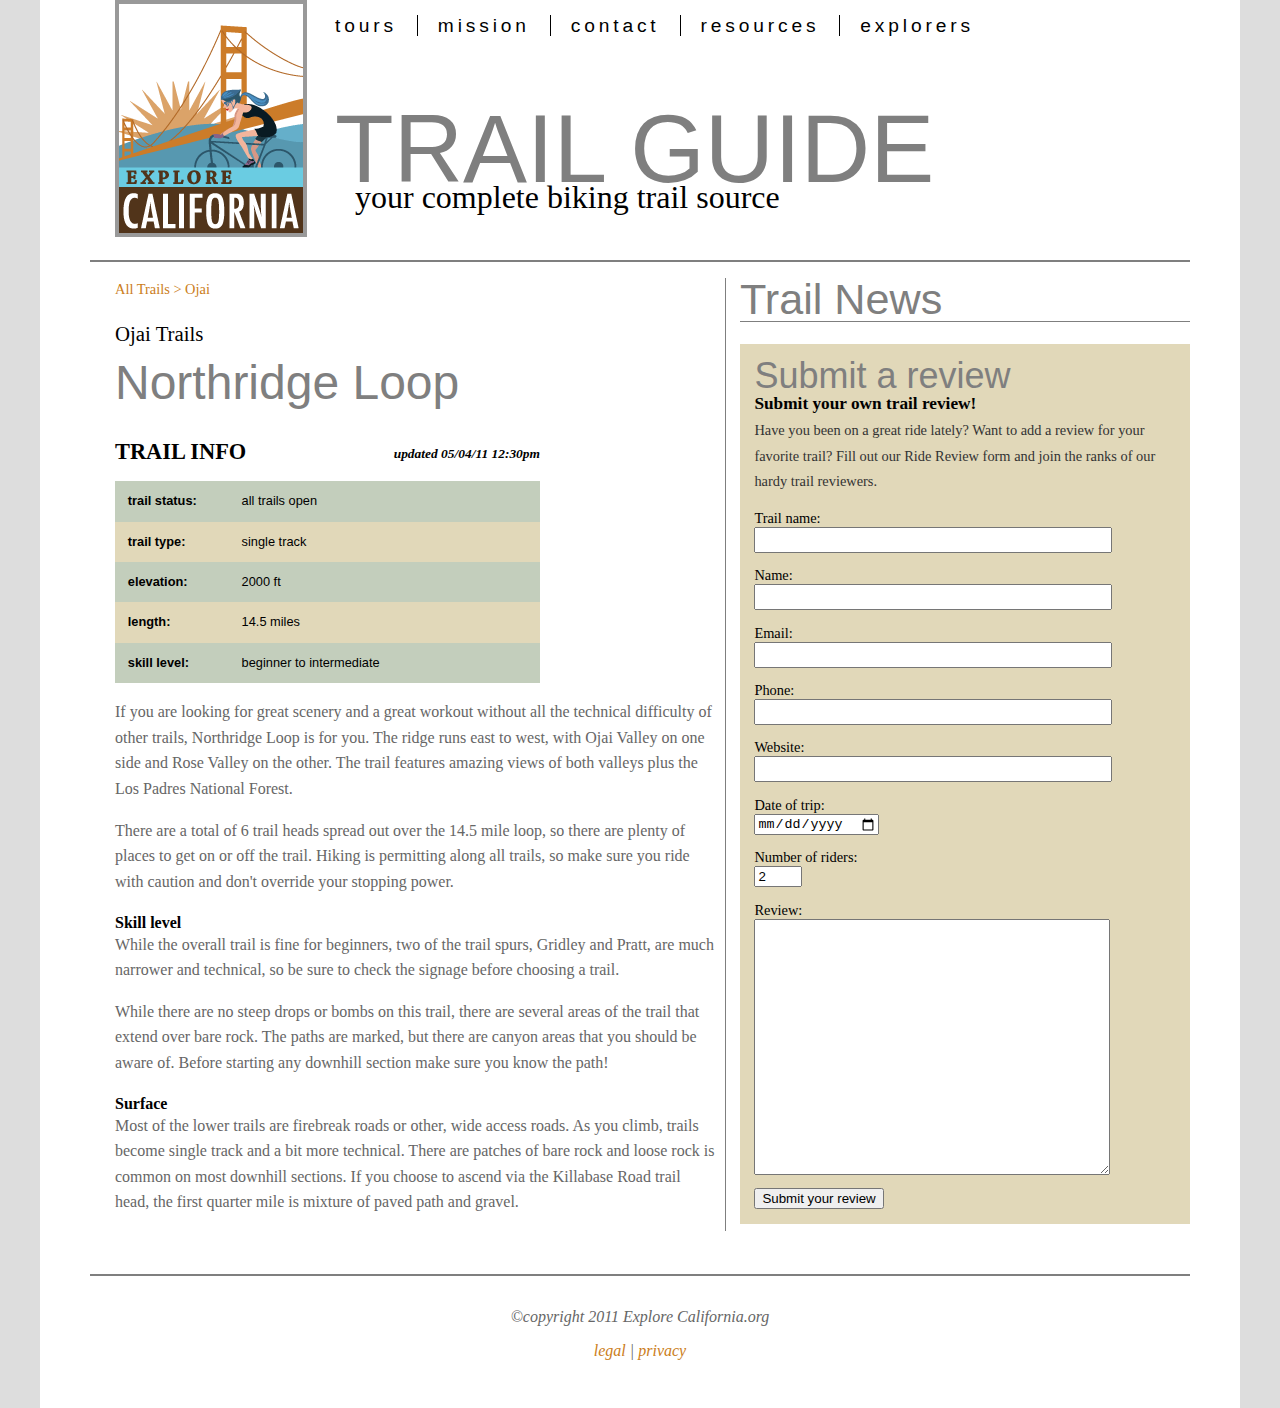
<file: HTML5/04 Forms/04_01 New Inputs/forms.htm>
<!DOCTYPE HTML>
<html lang="en">
<head>
<meta charset="UTF-8">
<title>Explore California Trail Guide</title>
<!--update based on html5-->
<link href="_css/main.css" rel="stylesheet" type="text/css">
<!--[if lt IE 9]>
<script src="http://html5shiv.googlecode.com/svn/trunk/html5.js"></script>
<![endif]-->
</head>
<body>
<div id="wrapper">
  <header id="mainHeader">
    <hgroup>
      <h1><span>Explore California</span> Trail Guide</h1>
      <h2>your complete biking trail source</h2>
    </hgroup>
    <nav id="mainNav">
      <h1>Main page navigation</h1>
      <ul id="siteNav">
        <li><a href="#">tours</a></li>
        <li><a href="#">mission</a></li>
        <li><a href="#">contact</a></li>
        <li><a href="#">resources</a></li>
        <li><a href="#" class="last">explorers</a></li>
      </ul>
    </nav>
  </header>
  <section id="trailInfo">
    <header>
      <p><a href="#">All Trails</a> > <a href="#">Ojai</a></p>
      <h1>Ojai Trails</h1>
    </header>
    <article>
      <h1>Northridge Loop</h1>
      <table id="quickFacts" cellspacing="0">
        <caption>
        TRAIL INFO <span>updated 05/04/11 12:30pm</span>
        </caption>
        <tr>
          <th>trail status:</th>
          <td><span class="open">all trails open</span></td>
        </tr>
        <tr class="alt">
          <th>trail type:</th>
          <td>single track</td>
        </tr>
        <tr>
          <th>elevation:</th>
          <td>2000 ft</td>
        </tr>
        <tr class="alt">
          <th>length:</th>
          <td>14.5 miles</td>
        </tr>
        <tr>
          <th>skill level:</th>
          <td>beginner to intermediate</td>
        </tr>
      </table>
      <div class="text2Col">
        <p>If you are looking for great scenery and a great workout without all the technical difficulty of other trails, Northridge Loop is for you. The ridge runs east to west, with Ojai Valley on one side and Rose Valley on the other. The trail features amazing views of both valleys plus the Los Padres National Forest. </p>
        <p>There are a total of 6 trail heads spread out over the 14.5 mile loop, so there are plenty of places to get on or off the trail. Hiking is permitting along all trails, so make sure you ride with caution and don't override your stopping power.</p>
        <h2>Skill level</h2>
        <p>While the overall trail is fine for beginners, two of the trail spurs, Gridley and Pratt, are much narrower and technical, so be sure to check the signage before choosing a trail. </p>
        <p>While there are no steep drops or bombs on this trail, there are several areas of the trail that extend over bare rock. The paths are marked, but there are canyon areas that you should be aware of. Before starting any downhill section make sure you know the path!</p>
        <h2>Surface</h2>
        <p>Most of the lower trails are firebreak roads or other, wide access roads. As you climb, trails become single track and a bit more technical. There are patches of bare rock and loose rock is common on most downhill sections. If you choose to ascend via the Killabase Road trail head, the first quarter mile is mixture of paved path and gravel.</p>
      </div>
    </article>
  </section>
  <aside id="trailNews">
    <h1>Trail News</h1>
    <section class="news">
      <header>
        <hgroup>
          <h1>Submit a review</h1>
          <h2>Submit your own trail review!</h2>
        </hgroup>
        <p>Have you been on a great ride lately? Want to add a review for your favorite trail? Fill out our Ride Review form and join the ranks of our hardy trail reviewers.</p>
      </header>
      <form id="riderReview" method="post" action="#">
        <label for="trailName">Trail name:</label>
        <input type="text" name="name" id="name" tabindex="10">
        <label for="name">Name:</label>
        <input type="text" name="name2" id="name2" tabindex="20">
        <label for="email">Email:</label>
        <input type="email" name="email" id="email" tabindex="30"> 
        <!-- type email, czyli nie wpiszemy niczego innego niz @ -->
        <label for="phone">Phone:</label>
        <input type="tel" name="phone" id="phone" tabindex="30">
        <!-- tel - pojawi sie na telefonie klawiatura alfanumeryczna  -->
        <label for="url">Website:</label>
        <input type="url" name="url" id="url" tabindex="40">
        <!-- zamienilismy text na url i tez nie wpiszemy nic innego niz url  itd. (wymuszane sa konkretne dane, a np w nazwisku tylko text i przejdzie"-->
        <label for="tripDate">Date of trip:</label>
        <input type="date" name="tripDate" id="tripDate" tabindex="50">
        <label for="riders" >Number of riders:</label>
        <input type="number" min="2" max="10" value="2" step="2" name="riders" id="riders" tabindex="60">
        <!-- tandem ;) -->
        <label for="review">Review:<br>
        </label>
        <textarea name="review" id="review" tabindex="70" cols="45" rows="10"></textarea>
        <input type="submit" name="submit" id="submit" tabindex="80" value="Submit your review">

      </form>
    </section>
  </aside>
  <footer id="pageFooter">
    <p>&copy;copyright 2011 Explore California.org</p>
    <p><a href="#">legal</a> | <a href="#">privacy</a> </p>
  </footer>
</div>
</body>
</html
</file>
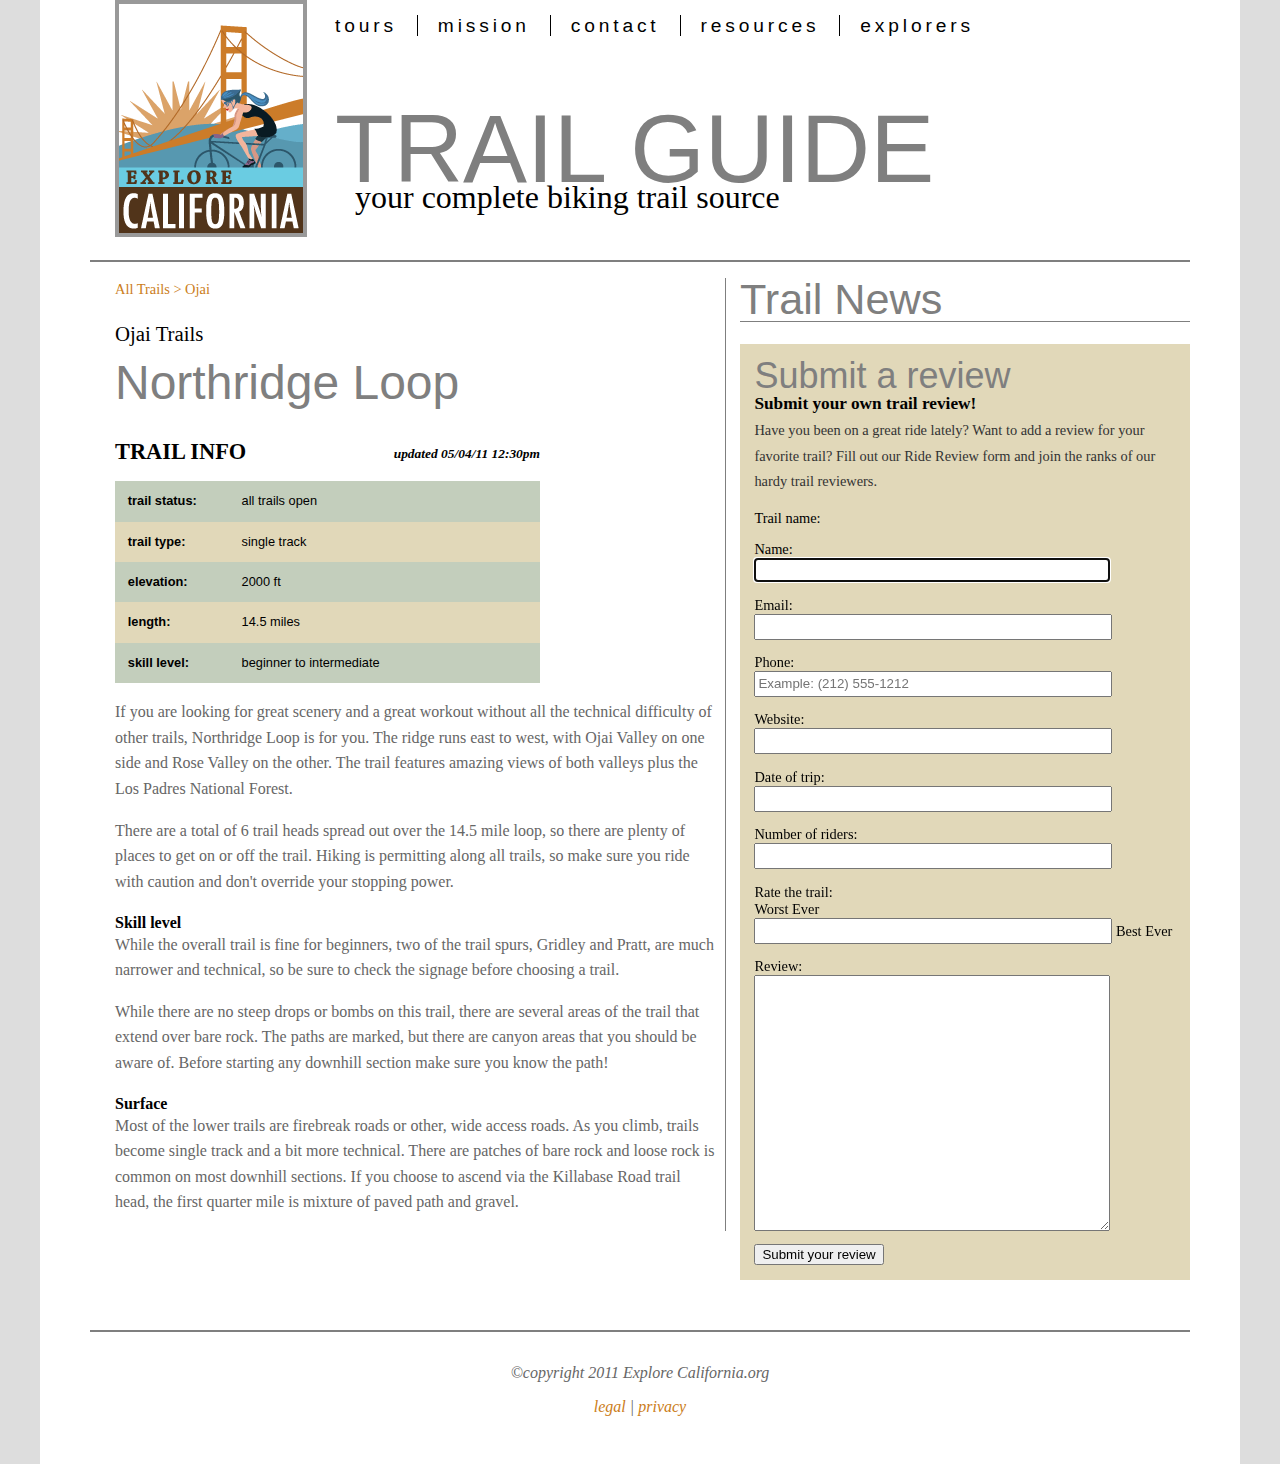
<file: HTML5/04 Forms/04_02 Ranges/forms.htm>
<!DOCTYPE HTML>
<html lang="en">
<head>
<meta charset="UTF-8">
<title>Explore California Trail Guide</title>
<!--update based on html5-->
<link href="_css/main.css" rel="stylesheet" type="text/css">
<!--[if lt IE 9]>
<script src="http://html5shiv.googlecode.com/svn/trunk/html5.js"></script>
<![endif]-->
</head>
<body>
<div id="wrapper">
  <header id="mainHeader">
    <hgroup>
      <h1><span>Explore California</span> Trail Guide</h1>
      <h2>your complete biking trail source</h2>
    </hgroup>
    <nav id="mainNav">
      <h1>Main page navigation</h1>
      <ul id="siteNav">
        <li><a href="#">tours</a></li>
        <li><a href="#">mission</a></li>
        <li><a href="#">contact</a></li>
        <li><a href="#">resources</a></li>
        <li><a href="#" class="last">explorers</a></li>
      </ul>
    </nav>
  </header>
  <section id="trailInfo">
    <header>
      <p><a href="#">All Trails</a> > <a href="#">Ojai</a></p>
      <h1>Ojai Trails</h1>
    </header>
    <article>
      <h1>Northridge Loop</h1>
      <table id="quickFacts" cellspacing="0">
        <caption>
        TRAIL INFO <span>updated 05/04/11 12:30pm</span>
        </caption>
        <tr>
          <th>trail status:</th>
          <td><span class="open">all trails open</span></td>
        </tr>
        <tr class="alt">
          <th>trail type:</th>
          <td>single track</td>
        </tr>
        <tr>
          <th>elevation:</th>
          <td>2000 ft</td>
        </tr>
        <tr class="alt">
          <th>length:</th>
          <td>14.5 miles</td>
        </tr>
        <tr>
          <th>skill level:</th>
          <td>beginner to intermediate</td>
        </tr>
      </table>
      <div class="text2Col">
        <p>If you are looking for great scenery and a great workout without all the technical difficulty of other trails, Northridge Loop is for you. The ridge runs east to west, with Ojai Valley on one side and Rose Valley on the other. The trail features amazing views of both valleys plus the Los Padres National Forest. </p>
        <p>There are a total of 6 trail heads spread out over the 14.5 mile loop, so there are plenty of places to get on or off the trail. Hiking is permitting along all trails, so make sure you ride with caution and don't override your stopping power.</p>
        <h2>Skill level</h2>
        <p>While the overall trail is fine for beginners, two of the trail spurs, Gridley and Pratt, are much narrower and technical, so be sure to check the signage before choosing a trail. </p>
        <p>While there are no steep drops or bombs on this trail, there are several areas of the trail that extend over bare rock. The paths are marked, but there are canyon areas that you should be aware of. Before starting any downhill section make sure you know the path!</p>
        <h2>Surface</h2>
        <p>Most of the lower trails are firebreak roads or other, wide access roads. As you climb, trails become single track and a bit more technical. There are patches of bare rock and loose rock is common on most downhill sections. If you choose to ascend via the Killabase Road trail head, the first quarter mile is mixture of paved path and gravel.</p>
      </div>
    </article>
  </section>
  <aside id="trailNews">
    <h1>Trail News</h1>
    <section class="news">
      <header>
        <hgroup>
          <h1>Submit a review</h1>
          <h2>Submit your own trail review!</h2>
        </hgroup>
        <p>Have you been on a great ride lately? Want to add a review for your favorite trail? Fill out our Ride Review form and join the ranks of our hardy trail reviewers.</p>
      </header>
      <form id="riderReview" method="post" action="#">
        <label for="trailName">Trail name:</label>
        <label for="name">Name:</label>
        <input type="text" name="name" id="name" tabindex="20" autofocus>
        <label for="email">Email:</label>
        <input type="email" name="email" id="email" tabindex="30">
        <label for="phone">Phone:</label>
        <input type="tel" name="phone" id="phone" tabindex="35" placeholder="Example: (212) 555-1212">
        <label for="url">Website:</label>
        <input type="url" name="url" id="url" tabindex="40">
        <label for="tripDate">Date of trip:</label>
        <input type="text" name="tripDate" id="tripDate" tabindex="50">
        <label for="riders">Number of riders:</label>
        <input type="text" name="riders" id="riders" tabindex="60">
        <label for="rating">Rate the trail:</label>
        Worst Ever <input type="text" name="rating" id="rating" tabindex="65"> Best Ever
        <label for="review">Review:<br>
        </label>
        <textarea name="review" id="review" tabindex="70" cols="45" rows="10"></textarea>
        <input type="submit" name="submit" id="submit" tabindex="80" value="Submit your review">
      </form>
    </section>
  </aside>
  <footer id="pageFooter">
    <p>&copy;copyright 2011 Explore California.org</p>
    <p><a href="#">legal</a> | <a href="#">privacy</a> </p>
  </footer>
</div>
</body>
</html
</file>
<file: HTML5/01 Tags/_css/main.css>
@charset "UTF-8";

html, body {
	margin: 0px;
	padding: 0px;
}

body {
	text-align:center;
	font: 100% Georgia, "Times New Roman", Times, serif;
	background: #e1d8b9 url(../_images/page_background.jpg) repeat-x;
	margin-top: 25px;
}
header, section, footer, aside, nav, article, figure {
	display:block;	
}
/* ^2 --------------- limited-scale reset ---------------- */
h1, h2, h3, h4, h5, h6, p, address, blockquote, div, ul, li {
	margin: 0;
	padding: 0;
}
p {
	color:#333;
}
a {
	color: #995522;
	text-decoration: none;
}
a:hover {
	color: #cb7d20;
	border-bottom: 1px dashed #cb7d20;
}
a.accent {
	display: block;
	text-align: right;
}
a.accent:hover {
 	border: none;
	color: #cb202a;
}
/* ^3 ------ global classes -------- */
.floatRight {
	float: right;
}
.floatLeft {
	float: left;
}
.clearRight {
	clear: right;
}
.clearLeft {
	clear: left;
}
.clearBoth {
	clear: both;
}
.callOut {
	background: #e1d8b9;
	padding: 15px;
	margin-bottom: 25px;
}
.callOut h1 {
	font-size: 1.4em;
	color: #193742;
	border-bottom: 2px solid #193742;
	margin-bottom: .5em;
	padding-bottom: .25em;
}
#wrapper {
 	position: relative;
	padding: 0;
	width: 930px;
	margin: 0 auto;
	background: #fff;
	text-align: left;
}

/* ^4 ------------- home page specfic layout styles ----------- */
body#home #wrapper {
	background: #193742 url(../_images/main_back.jpg) no-repeat;
}

body#home #mainContent {
	padding-top: 234px;
}
/* ^5 --------------------- top-level region layout styles ------------------- */
/* top-level regions are header, mainNav, mainContent, sidebar, & footer */

/* header */
#logo {
	width: 192px;
	height: 237px;
	position: absolute;
	top: -25px;
	left: 35px;
}
/* mainNav */
#mainNav {
	float: left;
	width: 272px;
	margin-top: 233px;
}
/* mainContent */
#mainContent {
	padding-right: 25px;
	float: right;
	width: 608px;
	margin-bottom: 45px;
}
#sidebar {
	float: left;
	clear:left;
	width: 272px;
}
/* footer */
footer{
	width: 870px;
	height: 525px;
	clear: both;
	background: url(../_images/footer_back.gif) no-repeat;
	padding: 45px 30px 30px;
	margin-top: 45px;
}

/*  header  ^6a*/
#logo {
	background: url(../_images/logo.gif) no-repeat;
}
#logo a:hover {
	border: none;
}
#logo a{
	width: 192px;
	height: 237px;
	display: block;
}
#logo p{
	text-indent: -1000em;
}

/* navigation ^6b*/

/* home page navigation */
ul#homeNav {
	float: left;
	list-style: none;
	margin:0;
	padding:0;
	margin-bottom: 50px;
	clear: left;
}
ul#homeNav li {
	margin: 0;
	padding: 0;
}
ul#homeNav li a{
	display: block;
	width: 272px;
	height: 82px;
	text-indent: -1000em;
}
ul#homeNav li a.tours {
	background: url(../_images/tours_nav.gif) no-repeat left top;
}
ul#homeNav li a.mission{
	background: url(../_images/mission_nav.gif) no-repeat left top;
}
ul#homeNav li a.contact {
	background: url(../_images/contact_nav.gif) no-repeat left top;
}
ul#homeNav li a.resources {
	background: url(../_images/resources_nav.gif) no-repeat left top;
}
ul#homeNav li a.explorers {
	background: url(../_images/explorers_nav.gif) no-repeat left top;
}
ul#homeNav li a:hover {
	background-position: -272px 0;
	border: none;
}
/* base navigation */
ul#baseNav {
	float: left;
	list-style: none;
	margin:0;
	padding:0;
	margin-bottom: 50px;
	clear: left;
}
ul#baseNav li {
	margin: 0;
	padding: 0;
}
ul#baseNav li a{
	display: block;
	width: 272px;
	height: 60px;
	text-indent: -1000em;
}
ul#baseNav li a.tours {
	background: url(../_images/tours_main.gif) no-repeat left top;
}
ul#baseNav li a.mission{
	background: url(../_images/mission_main.gif) no-repeat left top;
}
ul#baseNav li a.contact {
	background: url(../_images/contact_main.gif) no-repeat left top;
}
ul#baseNav li a.resources {
	background: url(../_images/resource_main.gif) no-repeat left top;
}
ul#baseNav li a.explorers {
	background: url(../_images/explorers_main.gif) no-repeat left top;
}
ul#baseNav li a.current, ul#baseNav li a.current:hover {
	background-position: right top;
	border: none;
	cursor: default;
}

ul#baseNav li a:hover {
	background-position: -272px 0;
	border: none;
}
/* sub navigation */
ul#baseNav ul.subNav {
	list-style: none;
	margin:0;
	padding:0;
	margin-bottom: 10px;
}
ul#baseNav ul.subNav li {
	margin: 0 0 5px 50px;
}
ul#baseNav ul.subNav li a:link, ul#baseNav ul.subNav li a:visited{
	display: block;
	width: auto;
	height: auto;
	text-indent: 0;
	padding: 5px 0;
	color: #cb7d20;
	border-bottom: 1px solid #cb7d20;
}
ul#baseNav ul.subNav li a:hover{
	color: #2c566a;
	border-bottom: 1px solid #2c566a;
}
ul#baseNav ul.subNav li a.current{
	color: #666;
	border-bottom: 1px solid #666;
}
/* main content region ^6c */
#mainContent h1{
	font: normal 2.5em Georgia, "Times New Roman", Times, serif;
	margin: .5em 0 .25em;
	letter-spacing: -1px;
}
#mainContent p{
	font-size: 1em;
	line-height: 1.8;
}
#mainContent a.breadcrumb {
	color: #cb202a;
	font-family: "Lucida Sans Unicode", "Lucida Grande", sans-serif;
	font-size: 1em;
}
#mainContent a.breadcrumb:hover {
	color: #3c6b92;
	border: none;
}
#mainContent img.articleImage {
	display: block;
	float: right;
	padding: 1em 0 1em 1em;
}
#mainContent img.headlineImage {
	display: block;
	float: right;
	padding: 0 0 .25em .5em;
}
#mainContent h1#pageID {
	color: #193742;
	font-size: 1.4em;
	font-weight: bold;
	margin-top: 20px;
	padding-bottom: .25em;
	border-bottom: 2px solid #193742;
}
#mainContent #mainArticle {
	margin: 25px 0 35px;
	position: relative;
}
body.hasCrumbs #mainContent #mainArticle {
	margin-top: 45px;
}
#mainContent .tourBadge {
	position: absolute;
	top: 15px;
	right: -50px;
}
#mainContent .tourBadge img {
	border: none;
}
#mainContent .tourBadge a,#mainContent .tourBadge a:hover {
	border: none;
	color: transparent;
}
#mainContent #mainArticle h1 {
	font-size: 2em;
	color: #193742;
	font-weight: bold;
	margin-bottom: .4em;
}
#mainContent #mainArticle h2 {
	font-size: 1.6em;
	color: #51341a;
	font-weight: normal;
	margin-top: 1.2em;
	margin-bottom: 1em;
	clear: both;
}
#mainContent #mainArticle h2 span.tourCost {
	font-size: .8em;
	color: #666;
	font-style: italic;
	margin-top: .25em;
	display: block;
	border-bottom: 1px solid #666;
	padding-bottom: .25em;
	margin-bottom: 1em;
}
#mainContent #mainArticle h3 {
	font-size: 1.3em;
	color: #51341a;
	font-weight: normal;
	margin: 1.25em 0 .5em;
	clear: both;
}
#mainContent #mainArticle p{
	margin-bottom: 1em;
}
#mainContent #mainArticle p.option{
	font-style: italic;
	color: #999;
	font-weight: bold;
	text-align: right;
	font-size: 1.2em;
	margin-top: -.6em;
}
#mainContent #mainArticle p a.top {
	text-align: right;
	padding-left: 30px;
	background: url(../_images/return_top.gif) no-repeat;
	line-height: 20px;
	float: right;
}
#mainContent #mainArticle p a.top:hover {
	border: none;
	color: #333;
}
#mainContent #mainArticle ul {
	list-style: none;
	margin: 0;
	padding: 0;
}
#mainContent #mainArticle ul ul{
	margin: 1.4em 0 1em 0;
}
#mainContent #mainArticle li {
	margin: 0 0 1.2em 2.4em;
	padding: 0 0 0 24px;
	background: url(../_images/star_bullet.gif) no-repeat 0 2px;
	font-size: 1em;
	color: #51341a;
}
#mainContent #mainArticle li li{
	font-size: 100%;
	margin-bottom: .7em;
}
#mainContent #mainArticle ul.faqNav {
	list-style: none;
	margin: 0 0 1em 0;
	padding: 0;
	width: 180px;
	float: left;
	margin-right: 15px;
}
#mainContent #mainArticle ul.faqNav li {
	background: #ccc;
	border: 1px solid #999;
	margin: 0 0 1em 0;
	padding: .5em .5em .5em 1em;
	font-size: .85em;
}
#mainContent #mainArticle ul.faqNav li a:link, #mainContent #mainArticle ul.faqNav li a:visited {
	color: #193742;
}
#mainContent #mainArticle ul.faqNav li a:hover, #mainContent #mainArticle ul.faqNav li a:active {
	color: #cb7d20;
	border: none;
}
#mainContent #mainArticle dl.faq {
	margin-bottom: 1em;
	padding-bottom: 1em;
	border-bottom: 1px solid #999;
}
#mainContent #mainArticle dl.faq dt {
	font: normal bold .9em Tahoma, Geneva, sans-serif;
	padding: 0;
	margin: 1em 0 .5em;
	color: #333;
	letter-spacing: 1px;
}
#mainContent #mainArticle dl.faq dd {
	font-size: .9em;
	line-height: 1.4;
	color: #333;
	text-align: justify;
	margin: 0;
	padding: 0 0 0 2em;
}
#mainContent div.tourDescription {
	border-top: 2px solid #2c566a;
	float: left;
	clear: left;
	padding: 10px 0;
	margin-bottom: 15px;
}
#mainContent .tourDescription h2 {
	font-size: 1.6em;
	font-family: "Lucida Sans Unicode", "Lucida Grande", sans-serif;
	color: #193742;
	font-weight: bold;
	margin-bottom: 0;
	clear: right;
}
#mainContent .tourDescription h3.price {
	font-size: 1.2em;
	font-family: Georgia, "Times New Roman", Times, serif;
	color: #666;
	font-weight: normal;
	font-style: italic;
	text-align: right;
	clear: right;
	margin: -1.6em 0 1em;
}
#mainContent .tourDescription p {
	font-size: .9em;
	line-height: 1.5;
}
#mainContent .tourDescription span.option {
	font-weight: bold;
	text-align: right;
	display:block;
}
#mainContent .tourDescription img {
	float: left;
	padding: 10px 10px 10px 0;
}
#mainContent .tourDescription a.more {
	display:block;
	float: right;
	width: 95px;
	height: 30px;
	background: url(../_images/more_bug.gif) no-repeat left top;
	text-indent: -1000em;
	margin: 15px 0 0 15px;
}
#mainContent a.book {
	display:block;
	float: right;
	width: 95px;
	height: 30px;
	background: url(../_images/book_bug.gif) no-repeat left top;
	text-indent: -1000em;
	margin: 15px 0 0 15px;
}
#mainContent .tourDescription a.more:hover,#mainContent a.book:hover{
	background-position: right top;
	border: none;
}
#mainContent ul {
	margin: 0 .5em 1.5em;
	padding: 0 25px 0;
}
#mainContent li {
	font-size: 1em;
	margin-bottom:.75em;
	color: #333;
}
#mainContent .callOut {
	width: 262px;
	float: left;
	margin-right: 24px;
}
#mainContent .callOutRight {
	margin-right: 0;
}

#mainContent .callOut h1 {
	font-size: 1.4em;
	font-weight: bold;
	color: #193742;
	border-bottom: 2px solid #193742;
	margin-bottom: .5em;
	padding-bottom: .25em;
}
#mainContent #findTour {
	position:absolute;
	top: 40px;
	right: -15px;
	width: 300px;
	height: 80px;
	text-indent: -1000em;
	background: url(../_images/tag.png) no-repeat;
}
#mainContent #findTour a{
	display: block;
	width: 300px;
	height: 80px;
}
#mainContent #findTour a:hover{
	border: none;
}
/* mainContent specific regions */
/* data tables ^6d */
#mainContent table.data {
	width: 95%;
	margin: 0 auto 30px;
	font-family: Arial, Helvetica, sans-serif;
	font-size: 0.9em;
	border-collapse: collapse;
	border: 1px solid #333;
	background: #e1d8b9;
}
#mainContent table.data caption {
	font-size: 1.2em;
	font-weight: bold;
	color: #51341a;
	padding-bottom: 10px;
	margin: 0;
	text-align: left;
}
#mainContent table.data th{
	font-size: 1em;
	font-weight: normal;
	text-align: left;
	padding: 0 10px;
	line-height: 2.6em;
	color: #FFF;
	background: #555;
	border-bottom: 1px solid #000;
}
#mainContent table.data thead {
	background: url(../_images/thead_back.gif) repeat-x left top;
	height: 40px;
}
#mainContent table.data thead th {
	background: none;
	color: #000;
	text-align:left;
	border: 1px solid #333;
}
#mainContent table.data td {
	padding: 0 10px;
	border: 1px solid #333;
	font-size: .8em;
}
#mainContent table.data tr.alt {
	background: #fff;
}
#mainContent #trailType, #mainContent #trailPath, #mainContent #trailRating {
	background: #fff;
}

/*spotlight region ^6e */
#spotlight{
	background: #fff;
	padding: 15px 25px;
	margin-top: 165px;
}
#spotlight h2{
	color: #193742;
	font-size: 1.8em;
	margin-bottom: 0.25em;
}
#spotlight p{
	font-size: .85em;
	line-height:1.5;
	margin-bottom: 1.5em;
}
/* form styling ^6f */
#mainContent form {
	font: normal .9em Arial, Helvetica, sans-serif;
	color: #193742;
}
#mainContent fieldset {
	padding: 40px 20px  0 0;
	margin: 0 0 2em;
	background-color: #e1d8b9;
	border: none;
	position: relative;
	float: left;
}
#mainContent fieldset legend {
	padding: 0;
	margin: 0;
	color: #51341a;
}
#mainContent legend strong {
	position: absolute;
	margin-left: 20px;
	margin-top: 10px;
	font-size: 1.2em;
}
#mainContent #mainArticle form p {
	color: #193742;
	margin: 0 0 20px 20px;
}
#mainContent #mainArticle form p.subHead {
	margin: 0 0 0 20px;
	clear: both;
}
#mainContent #mainArticle form label.subHead {
	display: block;
	float: none;
	margin: 0;
	width: auto;
}
#mainContent form label{
	width: 100px;
	float: left;
	clear: left;
	margin-right: .75em;
}
#mainContent form label.inline {
	width: auto;
	float: none;
}
#mainContent #mainArticle form ol{
	list-style:none;
	margin: 0;
	padding: 0;
}
#mainContent #mainArticle form li {
	background: none;
	margin: 0;
	padding: 0;
}
/* individual forms */
/* support form */
#mainContent fieldset#quickSupport {
	width: 320px;
}
#mainContent fieldset#quickSupport textarea {
	width: 275px;
	height: 150px;
}
#mainContent #mainArticle #supportOptions {
	width: 215px;
	padding: 15px 15px 0;
	border: 1px solid #193742;
	float: right;
	background-color: #cb7d20;
}
#mainContent #mainArticle #supportOptions h3{
	font: normal 1.2em Arial, Helvetica, sans-serif;
	color: #fff;
	letter-spacing:1px;
	margin: 0 0 .75em;
}
#mainContent #mainArticle #supportOptions p{
	font-size: 1em;
	color: #000;
	line-height: 1.4;
}
#mainContent #mainArticle #supportOptions strong {
	color: #fff;
	font-size: 1.2em;
	letter-spacing: 2px;
	font-weight:normal;
}
#mainContent #mainArticle #supportOptions a:link, #mainContent #mainArticle #supportOptions a:visited {
	color: #fff;
	border-bottom: 1px dashed #fff;
}
#mainContent #mainArticle #supportOptions a:hover {
	color: #000;
	border-bottom: 1px dashed #000;
}
/* contact form */
#mainContent form#frmContact input.text {
	width: 250px;
}

#mainContent form#frmContact fieldset {
	width: 580px;
}

#mainContent form#frmContact .col1 {
	float: left;
	padding-left: 20px;
	margin-right: 20px;
	width: 160px;
}
#mainContent form#frmContact .col2, #mainContent form#frmContact .col3 {
	float: left;
	margin-right: 20px;
	width: 170px;
}
#mainContent form#frmContact div p {
	margin: 0 0 .5em 0;
}
#mainContent form#frmContact div label {
	font-size: .9em;
	display: inline;
	float: none;
}
#mainContent form#frmContact textarea {
	width: 500px;
	height: 150px;
}
/* join form */

#mainContent form#frmJoin input.text {
	width: 200px;
}

#mainContent form#frmJoin fieldset {
	width: 580px;
}
#mainContent form#frmJoin label {
	width: 125px;
	position: relative;
}
#mainContent form#frmJoin label.inline {
	float: none;
}
#mainContent form#frmJoin label span {
	color: #51341a;
	position: absolute;
	left: 350px;
}
#mainContent form#frmJoin .col1 {
	float: left;
	padding-left: 20px;
	margin-right: 20px;
	width: 160px;
}
#mainContent form#frmJoin .col2, #mainContent form#frmContact .col3 {
	float: left;
	margin-right: 20px;
	width: 170px;
}
#mainContent form#frmJoin div p {
	margin: 0 0 .5em 0;
}
#mainContent form#frmJoin div  {
	margin: 0 0 20px 0;
}
#mainContent form#frmJoin div label {
	font-size: .9em;
	display: inline;
	float: none;
}
#mainContent form#frmJoin textarea {
	width: 500px;
	height: 150px;
}
/* Sidebar div */
#sidebar div {
	margin: 20px 0 20px 20px;
}
#sidebar #specials h2 {
	font-size: .9em;
	font-family: Arial, Helvetica, sans-serif;
	color: #193742;
	margin-bottom: .1em;
	text-align: right;
	border-top: 1px solid #193742;
	padding-top: 1em;
	clear: both;
}
#sidebar  #specials h2.top {
	border:none;
}
#sidebar #specials p {
	font-size: .9em;
	font-style: italic;
	text-align: right;
	margin: .5em 0;
	line-height: 1.6;
}
#sidebar #specials img {
	float: left;
	padding-right: 10px;
	padding-bottom: 1em;
}
/* footer region */
footer h3 {
	font: normal 1.3em Arial, Helvetica, sans-serif;
	color: #fff;
	margin-bottom: .5em;
	letter-spacing: .1em;
}
footer p{
	font: normal 1em Georgia, "Times New Roman", Times, serif;
	color: #fff;
}
ul#quickNav {
	list-style: none;
	margin: 0;
	padding: 0;
}
ul#quickNav li {
	margin: 0 0 .5em 0;
	padding: 0 ;
}
ul#quickNav li a{
	text-decoration: none;
	color: #fff;
}
ul#quickNav li a:hover {
	color: #193742;
	border-bottom-color: #193742;
}

#footerMenu {
	float: left;
	width: 230px;
}
#footerBody {
	float: right;
	width: 640px;
}
#footerBody a {
	text-decoration: none;
	color: #fff;
}
#footerBody a:hover {
	color: #193742;
	border-bottom-color: #193742;
}
#footerBody #footerMidCol {
	float: left;
	width: 270px;
}
#footerBody #footerMidCol p {
	margin-bottom: 2em;
}
#footerBody #footerRightCol {
	float: right;
	width: 370px;
}
#footerBody #footerRightCol h1{
	font: bold 1.6em Georgia, "Times New Roman", Times, serif;
	color: #fff;
	letter-spacing:.1em;
	text-align:right;
	margin-bottom: .25em;
}
#footerBody #footerRightCol p{
	color: #fff;
	letter-spacing:.1em;
	line-height: 1.2;
	text-align:right;
	margin-bottom: 1em;
}
#footerBody #footerRightCol p.phone{
	font: bold 1.6em Georgia, "Times New Roman", Times, serif;
	color: #fff;
	letter-spacing:.1em;
}
</file>
<file: HTML5/05 Typography/_css/main.css>
@charset "UTF-8";

@font-face{
	/* dpdajemy wlasna czcionke */
	font-family: Dragon;
	/* sami dragon wymyslilismy i ponizej jest path*/ 
	src: url("../_fonts/dragwifg-webfont.ttf");	
}
h1 {
	font-family: Dragon;
/* tutaj uzylismy tej naszej czcionki nowej, jest ona na stronie jako " Monthly specials" */
}
html, body {
	margin: 0px;
	padding: 0px;
}

body {
	text-align:center;
	font: 100% Georgia, "Times New Roman", Times, serif;
	background: #e1d8b9 url(../_images/page_background.jpg) repeat-x;
	margin-top: 25px;
}
header, section, footer, aside, nav, article, figure, time {
	display:block;	
}
/* ^2 --------------- limited-scale reset ---------------- */
h1, h2, h3, h4, h5, h6, p, address, blockquote, div, ul, li {
	margin: 0;
	padding: 0;
}
p {
	color:#333;
}
a {
	color: #995522;
	text-decoration: none;
}
a:hover {
	color: #cb7d20;
	border-bottom: 1px dashed #cb7d20;
}
a.accent {
	display: block;
	text-align: right;
}
a.accent:hover {
 	border: none;
	color: #cb202a;
}
/* ^3 ------ global classes -------- */
.floatRight {
	float: right;
}
.floatLeft {
	float: left;
}
.clearRight {
	clear: right;
}
.clearLeft {
	clear: left;
}
.clearBoth {
	clear: both;
}
.callOut {
	background: #e1d8b9;
	padding: 15px;
	margin-bottom: 25px;
}
.callOut h1 {
	font-size: 1.4em;
	color: #193742;
	border-bottom: 2px solid #193742;
	margin-bottom: .5em;
	padding-bottom: .25em;
}
#wrapper {
 	position: relative;
	padding: 0;
	width: 930px;
	margin: 0 auto;
	background: #fff;
	text-align: left;
}

/* ^4 ------------- home page specfic layout styles ----------- */
body#home #wrapper {
	background: #193742 url(../_images/main_back.jpg) no-repeat;
}

body#home #mainContent {
	padding-top: 234px;
}
/* ^5 --------------------- top-level region layout styles ------------------- */
/* top-level regions are header, mainNav, mainContent, sidebar, & footer */

/* header */
#logo {
	width: 192px;
	height: 237px;
	position: absolute;
	top: -25px;
	left: 35px;
}
/* mainNav */
#mainNav {
	float: left;
	width: 272px;
	margin-top: 233px;
}
/* mainContent */
section#mainContent {
	padding-right: 25px;
	float: right;
	width: 608px;
	margin-bottom: 45px;
}
/* aside */
aside#sidebar {
	float: left;
	clear:left;
	width: 272px;
}
/* footer */
footer{
	width: 870px;
	height: 525px;
	clear: both;
	background: url(../_images/footer_back.gif) no-repeat;
	padding: 45px 30px 30px;
	margin-top: 45px;
}

/*  header  ^6a*/
#logo {
	background: url(../_images/logo.gif) no-repeat;
}
#logo a:hover {
	border: none;
}
#logo a{
	width: 192px;
	height: 237px;
	display: block;
}
#logo p{
	text-indent: -1000em;
}

/* navigation ^6b*/

/* home page navigation */
ul#homeNav {
	float: left;
	list-style: none;
	margin:0;
	padding:0;
	margin-bottom: 50px;
	clear: left;
}
ul#homeNav li {
	margin: 0;
	padding: 0;
}
ul#homeNav li a{
	display: block;
	width: 272px;
	height: 82px;
	text-indent: -1000em;
}
ul#homeNav li a.tours {
	background: url(../_images/tours_nav.gif) no-repeat left top;
}
ul#homeNav li a.mission{
	background: url(../_images/mission_nav.gif) no-repeat left top;
}
ul#homeNav li a.contact {
	background: url(../_images/contact_nav.gif) no-repeat left top;
}
ul#homeNav li a.resources {
	background: url(../_images/resources_nav.gif) no-repeat left top;
}
ul#homeNav li a.explorers {
	background: url(../_images/explorers_nav.gif) no-repeat left top;
}
ul#homeNav li a:hover {
	background-position: -272px 0;
	border: none;
}
/* base navigation */
ul#baseNav {
	float: left;
	list-style: none;
	margin:0;
	padding:0;
	margin-bottom: 50px;
	clear: left;
}
ul#baseNav li {
	margin: 0;
	padding: 0;
}
ul#baseNav li a{
	display: block;
	width: 272px;
	height: 60px;
	text-indent: -1000em;
}
ul#baseNav li a.tours {
	background: url(../_images/tours_main.gif) no-repeat left top;
}
ul#baseNav li a.mission{
	background: url(../_images/mission_main.gif) no-repeat left top;
}
ul#baseNav li a.contact {
	background: url(../_images/contact_main.gif) no-repeat left top;
}
ul#baseNav li a.resources {
	background: url(../_images/resource_main.gif) no-repeat left top;
}
ul#baseNav li a.explorers {
	background: url(../_images/explorers_main.gif) no-repeat left top;
}
ul#baseNav li a.current, ul#baseNav li a.current:hover {
	background-position: right top;
	border: none;
	cursor: default;
}

ul#baseNav li a:hover {
	background-position: -272px 0;
	border: none;
}
/* sub navigation */
ul#baseNav ul.subNav {
	list-style: none;
	margin:0;
	padding:0;
	margin-bottom: 10px;
}
ul#baseNav ul.subNav li {
	margin: 0 0 5px 50px;
}
ul#baseNav ul.subNav li a:link, ul#baseNav ul.subNav li a:visited{
	display: block;
	width: auto;
	height: auto;
	text-indent: 0;
	padding: 5px 0;
	color: #cb7d20;
	border-bottom: 1px solid #cb7d20;
}
ul#baseNav ul.subNav li a:hover{
	color: #2c566a;
	border-bottom: 1px solid #2c566a;
}
ul#baseNav ul.subNav li a.current{
	color: #666;
	border-bottom: 1px solid #666;
}
/* main content region ^6c */
#mainContent h1{
	font: normal 2.5em Georgia, "Times New Roman", Times, serif;
	margin: .5em 0 .25em;
	letter-spacing: -1px;
}
#mainContent p{
	font-size: 1em;
	line-height: 1.8;
}
#mainContent a.breadcrumb {
	color: #cb202a;
	font-family: "Lucida Sans Unicode", "Lucida Grande", sans-serif;
	font-size: 1em;
}
#mainContent a.breadcrumb:hover {
	color: #3c6b92;
	border: none;
}
#mainContent img.articleImage {
	display: block;
	float: right;
	padding: 1em 0 1em 1em;
}
#mainContent img.headlineImage {
	display: block;
	float: right;
	padding: 0 0 .25em .5em;
}
#mainContent h1#pageID {
	color: #193742;
	font-size: 1.4em;
	font-weight: bold;
	margin-top: 20px;
	padding-bottom: .25em;
	border-bottom: 2px solid #193742;
}
#mainContent #mainArticle {
	margin: 25px 0 35px;
	position: relative;
}
body.hasCrumbs #mainContent #mainArticle {
	margin-top: 45px;
}
#mainContent .tourBadge {
	position: absolute;
	top: 15px;
	right: -50px;
}
#mainContent .tourBadge img {
	border: none;
}
#mainContent .tourBadge a,#mainContent .tourBadge a:hover {
	border: none;
	color: transparent;
}
#mainContent #mainArticle h1 {
	font-size: 2em;
	color: #193742;
	font-weight: bold;
	margin-bottom: .4em;
}
#mainContent #mainArticle h2 {
	font-size: 1.6em;
	color: #51341a;
	font-weight: normal;
	margin-top: 1.2em;
	margin-bottom: 1em;
	clear: both;
}
#mainContent #mainArticle h2 span.tourCost {
	font-size: .8em;
	color: #666;
	font-style: italic;
	margin-top: .25em;
	display: block;
	border-bottom: 1px solid #666;
	padding-bottom: .25em;
	margin-bottom: 1em;
}
#mainContent #mainArticle h3 {
	font-size: 1.3em;
	color: #51341a;
	font-weight: normal;
	margin: 1.25em 0 .5em;
	clear: both;
}
#mainContent #mainArticle p{
	margin-bottom: 1em;
}
#mainContent #mainArticle p.option{
	font-style: italic;
	color: #999;
	font-weight: bold;
	text-align: right;
	font-size: 1.2em;
	margin-top: -.6em;
}
#mainContent #mainArticle p a.top {
	text-align: right;
	padding-left: 30px;
	background: url(../_images/return_top.gif) no-repeat;
	line-height: 20px;
	float: right;
}
#mainContent #mainArticle p a.top:hover {
	border: none;
	color: #333;
}
#mainContent #mainArticle ul {
	list-style: none;
	margin: 0;
	padding: 0;
}
#mainContent #mainArticle ul ul{
	margin: 1.4em 0 1em 0;
}
#mainContent #mainArticle li {
	margin: 0 0 1.2em 2.4em;
	padding: 0 0 0 24px;
	background: url(../_images/star_bullet.gif) no-repeat 0 2px;
	font-size: 1em;
	color: #51341a;
}
#mainContent #mainArticle li li{
	font-size: 100%;
	margin-bottom: .7em;
}
#mainContent #mainArticle ul.faqNav {
	list-style: none;
	margin: 0 0 1em 0;
	padding: 0;
	width: 180px;
	float: left;
	margin-right: 15px;
}
#mainContent #mainArticle ul.faqNav li {
	background: #ccc;
	border: 1px solid #999;
	margin: 0 0 1em 0;
	padding: .5em .5em .5em 1em;
	font-size: .85em;
}
#mainContent #mainArticle ul.faqNav li a:link, #mainContent #mainArticle ul.faqNav li a:visited {
	color: #193742;
}
#mainContent #mainArticle ul.faqNav li a:hover, #mainContent #mainArticle ul.faqNav li a:active {
	color: #cb7d20;
	border: none;
}
#mainContent #mainArticle dl.faq {
	margin-bottom: 1em;
	padding-bottom: 1em;
	border-bottom: 1px solid #999;
}
#mainContent #mainArticle dl.faq dt {
	font: normal bold .9em Tahoma, Geneva, sans-serif;
	padding: 0;
	margin: 1em 0 .5em;
	color: #333;
	letter-spacing: 1px;
}
#mainContent #mainArticle dl.faq dd {
	font-size: .9em;
	line-height: 1.4;
	color: #333;
	text-align: justify;
	margin: 0;
	padding: 0 0 0 2em;
}
#mainContent div.tourDescription {
	border-top: 2px solid #2c566a;
	float: left;
	clear: left;
	padding: 10px 0;
	margin-bottom: 15px;
}
#mainContent .tourDescription h2 {
	font-size: 1.6em;
	font-family: "Lucida Sans Unicode", "Lucida Grande", sans-serif;
	color: #193742;
	font-weight: bold;
	margin-bottom: 0;
	clear: right;
}
#mainContent .tourDescription h3.price {
	font-size: 1.2em;
	font-family: Georgia, "Times New Roman", Times, serif;
	color: #666;
	font-weight: normal;
	font-style: italic;
	text-align: right;
	clear: right;
	margin: -1.6em 0 1em;
}
#mainContent .tourDescription p {
	font-size: .9em;
	line-height: 1.5;
}
#mainContent .tourDescription span.option {
	font-weight: bold;
	text-align: right;
	display:block;
}
#mainContent .tourDescription img {
	float: left;
	padding: 10px 10px 10px 0;
}
#mainContent .tourDescription a.more {
	display:block;
	float: right;
	width: 95px;
	height: 30px;
	background: url(../_images/more_bug.gif) no-repeat left top;
	text-indent: -1000em;
	margin: 15px 0 0 15px;
}
#mainContent a.book {
	display:block;
	float: right;
	width: 95px;
	height: 30px;
	background: url(../_images/book_bug.gif) no-repeat left top;
	text-indent: -1000em;
	margin: 15px 0 0 15px;
}
#mainContent .tourDescription a.more:hover,#mainContent a.book:hover{
	background-position: right top;
	border: none;
}
#mainContent ul {
	margin: 0 .5em 1.5em;
	padding: 0 25px 0;
}
#mainContent li {
	font-size: 1em;
	margin-bottom:.75em;
	color: #333;
}
aside.callOut {
	width: 262px;
	float: left;
	margin-right: 24px;
}
aside.callOutRight {
	margin-right: 0;
}
#mainContent .callOut h1 {
	font-size: 1.4em;
	font-weight: bold;
	color: #193742;
	border-bottom: 2px solid #193742;
	margin-bottom: .5em;
	padding-bottom: .25em;
}
#mainContent #findTour {
	position:absolute;
	top: 40px;
	right: -15px;
	width: 300px;
	height: 80px;
	text-indent: -1000em;
	background: url(../_images/tag.png) no-repeat;
}
#mainContent #findTour a{
	display: block;
	width: 300px;
	height: 80px;
}
#mainContent #findTour a:hover{
	border: none;
}
/* mainContent specific regions */
/* data tables ^6d */
#mainContent table.data {
	width: 95%;
	margin: 0 auto 30px;
	font-family: Arial, Helvetica, sans-serif;
	font-size: 0.9em;
	border-collapse: collapse;
	border: 1px solid #333;
	background: #e1d8b9;
}
#mainContent table.data caption {
	font-size: 1.2em;
	font-weight: bold;
	color: #51341a;
	padding-bottom: 10px;
	margin: 0;
	text-align: left;
}
#mainContent table.data th{
	font-size: 1em;
	font-weight: normal;
	text-align: left;
	padding: 0 10px;
	line-height: 2.6em;
	color: #FFF;
	background: #555;
	border-bottom: 1px solid #000;
}
#mainContent table.data thead {
	background: url(../_images/thead_back.gif) repeat-x left top;
	height: 40px;
}
#mainContent table.data thead th {
	background: none;
	color: #000;
	text-align:left;
	border: 1px solid #333;
}
#mainContent table.data td {
	padding: 0 10px;
	border: 1px solid #333;
	font-size: .8em;
}
#mainContent table.data tr.alt {
	background: #fff;
}
#mainContent #trailType, #mainContent #trailPath, #mainContent #trailRating {
	background: #fff;
}

/*spotlight region ^6e */
#spotlight{
	background: #fff;
	padding: 15px 25px;
	margin-top: 165px;
}
#spotlight h2{
	color: #193742;
	font-size: 1.8em;
	margin-bottom: 0.25em;
}
#spotlight p{
	font-size: .85em;
	line-height:1.5;
	margin-bottom: 1.5em;
}
/* form styling ^6f */
#mainContent form {
	font: normal .9em Arial, Helvetica, sans-serif;
	color: #193742;
}
#mainContent fieldset {
	padding: 40px 20px  0 0;
	margin: 0 0 2em;
	background-color: #e1d8b9;
	border: none;
	position: relative;
	float: left;
}
#mainContent fieldset legend {
	padding: 0;
	margin: 0;
	color: #51341a;
}
#mainContent legend strong {
	position: absolute;
	margin-left: 20px;
	margin-top: 10px;
	font-size: 1.2em;
}
#mainContent #mainArticle form p {
	color: #193742;
	margin: 0 0 20px 20px;
}
#mainContent #mainArticle form p.subHead {
	margin: 0 0 0 20px;
	clear: both;
}
#mainContent #mainArticle form label.subHead {
	display: block;
	float: none;
	margin: 0;
	width: auto;
}
#mainContent form label{
	width: 100px;
	float: left;
	clear: left;
	margin-right: .75em;
}
#mainContent form label.inline {
	width: auto;
	float: none;
}
#mainContent #mainArticle form ol{
	list-style:none;
	margin: 0;
	padding: 0;
}
#mainContent #mainArticle form li {
	background: none;
	margin: 0;
	padding: 0;
}
/* individual forms */
/* support form */
#mainContent fieldset#quickSupport {
	width: 320px;
}
#mainContent fieldset#quickSupport textarea {
	width: 275px;
	height: 150px;
}
#mainContent #mainArticle #supportOptions {
	width: 215px;
	padding: 15px 15px 0;
	border: 1px solid #193742;
	float: right;
	background-color: #cb7d20;
}
#mainContent #mainArticle #supportOptions h3{
	font: normal 1.2em Arial, Helvetica, sans-serif;
	color: #fff;
	letter-spacing:1px;
	margin: 0 0 .75em;
}
#mainContent #mainArticle #supportOptions p{
	font-size: 1em;
	color: #000;
	line-height: 1.4;
}
#mainContent #mainArticle #supportOptions strong {
	color: #fff;
	font-size: 1.2em;
	letter-spacing: 2px;
	font-weight:normal;
}
#mainContent #mainArticle #supportOptions a:link, #mainContent #mainArticle #supportOptions a:visited {
	color: #fff;
	border-bottom: 1px dashed #fff;
}
#mainContent #mainArticle #supportOptions a:hover {
	color: #000;
	border-bottom: 1px dashed #000;
}
/* contact form */
#mainContent form#frmContact input.text {
	width: 250px;
}

#mainContent form#frmContact fieldset {
	width: 580px;
}

#mainContent form#frmContact .col1 {
	float: left;
	padding-left: 20px;
	margin-right: 20px;
	width: 160px;
}
#mainContent form#frmContact .col2, #mainContent form#frmContact .col3 {
	float: left;
	margin-right: 20px;
	width: 170px;
}
#mainContent form#frmContact div p {
	margin: 0 0 .5em 0;
}
#mainContent form#frmContact div label {
	font-size: .9em;
	display: inline;
	float: none;
}
#mainContent form#frmContact textarea {
	width: 500px;
	height: 150px;
}
/* join form */

#mainContent form#frmJoin input.text {
	width: 200px;
}

#mainContent form#frmJoin fieldset {
	width: 580px;
}
#mainContent form#frmJoin label {
	width: 125px;
	position: relative;
}
#mainContent form#frmJoin label.inline {
	float: none;
}
#mainContent form#frmJoin label span {
	color: #51341a;
	position: absolute;
	left: 350px;
}
#mainContent form#frmJoin .col1 {
	float: left;
	padding-left: 20px;
	margin-right: 20px;
	width: 160px;
}
#mainContent form#frmJoin .col2, #mainContent form#frmContact .col3 {
	float: left;
	margin-right: 20px;
	width: 170px;
}
#mainContent form#frmJoin div p {
	margin: 0 0 .5em 0;
}
#mainContent form#frmJoin div  {
	margin: 0 0 20px 0;
}
#mainContent form#frmJoin div label {
	font-size: .9em;
	display: inline;
	float: none;
}
#mainContent form#frmJoin textarea {
	width: 500px;
	height: 150px;
}
/* Sidebar div */
#sidebar div {
	margin: 20px 0 20px 20px;
}

#sidebar #specials h2 {
	font-size: .9em;
	font-family: Arial, Helvetica, sans-serif;
	color: #193742;
	margin-bottom: .1em;
	text-align: right;
	border-top: 1px solid #193742;
	padding-top: 1em;
	clear: both;
}
#sidebar  #specials h2.top {
	border:none;
}
#sidebar #specials p {
	font-size: .9em;
	font-style: italic;
	text-align: right;
	margin: .5em 0;
	line-height: 1.6;
}
#sidebar #specials img {
	float: left;
	padding-right: 10px;
	padding-bottom: 1em;
}
/* footer region */
footer h3 {
	font: normal 1.3em Arial, Helvetica, sans-serif;
	color: #fff;
	margin-bottom: .5em;
	letter-spacing: .1em;
}
footer p{
	font: normal 1em Georgia, "Times New Roman", Times, serif;
	color: #fff;
}
ul#quickNav {
	list-style: none;
	margin: 0;
	padding: 0;
}
ul#quickNav li {
	margin: 0 0 .5em 0;
	padding: 0 ;
}
ul#quickNav li a{
	text-decoration: none;
	color: #fff;
}
ul#quickNav li a:hover {
	color: #193742;
	border-bottom-color: #193742;
}

#footerMenu {
	float: left;
	width: 230px;
}
#footerBody {
	float: right;
	width: 640px;
}
#footerBody a {
	text-decoration: none;
	color: #fff;
}
#footerBody a:hover {
	color: #193742;
	border-bottom-color: #193742;
}
#footerBody #footerMidCol {
	float: left;
	width: 270px;
}
#footerBody #footerMidCol p {
	margin-bottom: 2em;
}
#footerBody #footerRightCol {
	float: right;
	width: 370px;
}
#footerBody #footerRightCol h1{
	font: bold 1.6em Georgia, "Times New Roman", Times, serif;
	color: #fff;
	letter-spacing:.1em;
	text-align:right;
	margin-bottom: .25em;
}
#footerBody #footerRightCol p{
	color: #fff;
	letter-spacing:.1em;
	line-height: 1.2;
	text-align:right;
	margin-bottom: 1em;
}
#footerBody #footerRightCol p.phone{
	font: bold 1.6em Georgia, "Times New Roman", Times, serif;
	color: #fff;
	letter-spacing:.1em;
}
</file>
<file: HTML5/02 Media/02_01 Video/_css/main.css>
@charset "UTF-8";

html, body, div, section, article, aside, header, hgroup, footer, nav, h1, h2, h3, h4, h5, h6, p, blockquote, address, time, span, em, strong, img, ol, ul, li, figure, canvas, video {
	margin: 0;
	padding: 0;
	border: 0;
}
a {
	text-decoration: none;
}

/*html5 display rule*/
article, aside, canvas, details, figcaption, figure, footer, header, hgroup, nav, menu, nav, section, summary {
	display: block;
}

body {
	background: #ddd;
	text-align: center;
	font: 100% Georgia, "Times New Roman", Times, serif;
}

nav ul, ul.menu {
	list-style: none;
}

/* layout styles */
#wrapper {
	width: 1100px;
	margin: 0 auto;
	padding: 0 50px;
	text-align:left;
	position: relative;
	background: #fff;
}
header#mainHeader {
	height: 185px;
}
section#trailInfo {
	float: left;
	width: 600px;
	padding: 0 10px 0 25px;
	margin-bottom: 2em;
}
aside#trailNews {
	float: right;
	width: 450px;
	margin-bottom: 2em;
}
footer#pageFooter {
	clear: both;
}

/*-------------presentation styles---------------*/
/*header styles*/
header#mainHeader {
	background: url(../_images/logo.gif) no-repeat 25px 0;
	padding: 75px 0 0 245px;
	position: relative;
	border-bottom: 2px solid #7f7f7f;
	margin-bottom: 1em;
}
header#mainHeader h1 span {
	position: absolute;
	left: -2000em;
}
header#mainHeader nav {
	position: absolute;
	left: 225px;
	top: 0;
	padding-top: 15px;
}
header#mainHeader nav h1{
	position: absolute;
	left: -2000em;
}
header#mainHeader ul {
	float: left;
}
header#mainHeader ul li {
	float: left;
}
header#mainHeader ul li a{
	font-family: Arial, serif;
	font-size: 1.2em;
	color: #000;
	padding: 0 20px;
	border-right: 1px solid #000;
	text-decoration: none;
	letter-spacing: 0.2em;
}
header#mainHeader ul li a.last{
	border: none;
}
header#mainHeader ul li a:hover {
	color: #cb7d20;
}
header#mainHeader hgroup h1 {
	color: #7f7f7f;
	text-transform: uppercase;
	margin-top: .2em;
	font: normal 6em "Arial Black", Gadget, sans-serif;
}
header#mainHeader hgroup h2 {
	font-weight: normal;
	font-size: 2em;
	font-family: Georgia, "Times New Roman", Times, serif;
}

/*trail info section styles*/
section#trailInfo {
	border-right: 1px solid #7f7f7f;
}
section#trailInfo header p {
	font-size: .9em;
	color: #cb7d20;
}
section#trailInfo header a {
	color: #cb7d20;
}
section#trailInfo header a:hover {
	color:#952
}
section#trailInfo header h1 {
	font-weight: normal;
	font-size: 1.3em;
	margin-top: 1em;
}
section#trailInfo article h1 {
	font-weight: normal;
	font-family: "Arial Black", Gadget, sans-serif;
	color: #7f7f7f;
	font-size: 3em;
	margin-bottom: 0.6em;
	margin-top: 0.2em;
}
section#trailInfo caption {
	text-transform: uppercase;
	font-family: Georgia, "Times New Roman", Times, serif;
	font-weight: bold;
	font-size: 1.4em;
	text-align: left;
}
section#trailInfo caption span {
	font-size: .6em;
	font-style: italic;
	text-align: right;
	text-transform: lowercase;
	position: relative;
	right: 0;
	top: -1.4em;
	display: block;
}
section#trailInfo table#quickFacts {
	width: 425px;
	background: #c3cebc;
	border: none;
	margin: .5em 0 1em;
}
section#trailInfo table#quickFacts th {
	width: 100px;
}
section#trailInfo table#quickFacts th, section#trailInfo table#quickFacts td {
	font-family: Arial, Helvetica, sans-serif;
	font-size: .8em;
	padding-left: 1em;
	text-align: left;
	line-height: 3;
}
section#trailInfo table#quickFacts tr.alt {
	background: #e1d8b9;
}
section#trailInfo p {
	color: #666;
	line-height: 1.6;
	margin-bottom: 1em;
}
section#trailInfo h2 {
	font-size: 1em;
	margin-top: 1.2em;
	margin-bottom: 0;
	color: #000;
}
section#trailInfo img{
	display: block;
}

/*trail news aside styles*/
aside#trailNews {
	font-size: 90%;
}
aside#trailNews h1{
	font-size: 3em;
	font-weight: normal;
	font-family: "Arial Black", Gadget, sans-serif;
	line-height: 1;
	color: #7f7f7f;
	border-bottom: 1px solid #7f7f7f;
	margin-bottom: 0.5em;
}
aside#trailNews .news {
	background: #e1d8b9;
	padding: 1em 1em;
	margin-bottom: 1.5em;
}
aside#trailNews .news h1 {
	font-size: 2.5em;
	border: none;
	margin-bottom: 0;
}
aside#trailNews .news h2 {
	font-size: 1.2em;
	margin-bottom: .2em;
}
aside#trailNews .news h3 {
	font-size: 1.1em;
	color: #666;
	font-weight: normal;
	margin-bottom: .2em;
}
aside#trailNews .news p {
	line-height: 1.8;
	color: #333;
	margin-bottom:1em;
}
aside#trailNews .news p.pubdate {
	text-align:right;
	color: #666;
	font-size: .9em;
	font-style: italic;
}
aside#trailNews video {
	margin: .5em 0 1em;
}
/*form styles*/
label {
	display:block;
	margin: 1em 0 0;
}
input:focus {
	border: 1px solid #952;
}
input[type="number"] {
	width: 3em;
}
input[type="text"], input[type="email"],input[type="url"] {
	width: 350px;
	height: 20px;
}
textarea {
	width: 350px;
	height: 250px;
	display: block;
	margin-bottom: 1em;
}
/*form animation styles*/
aside#trailNews #formPanel p.review {
	font-size: 1.4em;
	color: #952;
	margin-bottom:0;
}
aside#trailNews #formPanel p.review:hover {
	cursor: pointer;
}
div#formPanel {
	display: none;
}
div#formPanel:hover {
	/*animations go here*/
}
/*footer styles*/
footer#pageFooter {
	border-top: 2px solid #7f7f7f;
	padding: 2em;
}
footer#pageFooter p {
	text-align: center;
	font-style: italic;
	margin-bottom: 1em;
	color: #666;
}
footer#pageFooter a {
	text-decoration: none;
	color:#cb7d20;
}
footer#pageFooter a:hover {
	color: #952;
}

	


	



#mainHeader hgroup h2 {
	margin-top: -25px;
	margin-left: 20px;
}
</file>
<file: HTML5/02 Media/02_02 Audio/_css/main.css>
@charset "UTF-8";

html, body, div, section, article, aside, header, hgroup, footer, nav, h1, h2, h3, h4, h5, h6, p, blockquote, address, time, span, em, strong, img, ol, ul, li, figure, canvas, video {
	margin: 0;
	padding: 0;
	border: 0;
}
a {
	text-decoration: none;
}

/*html5 display rule*/
article, aside, canvas, details, figcaption, figure, footer, header, hgroup, nav, menu, nav, section, summary {
	display: block;
}

body {
	background: #ddd;
	text-align: center;
	font: 100% Georgia, "Times New Roman", Times, serif;
}

nav ul, ul.menu {
	list-style: none;
}

/* layout styles */
#wrapper {
	width: 1100px;
	margin: 0 auto;
	padding: 0 50px;
	text-align:left;
	position: relative;
	background: #fff;
}
header#mainHeader {
	height: 185px;
}
section#trailInfo {
	float: left;
	width: 600px;
	padding: 0 10px 0 25px;
	margin-bottom: 2em;
}
aside#trailNews {
	float: right;
	width: 450px;
	margin-bottom: 2em;
}
footer#pageFooter {
	clear: both;
}

/*-------------presentation styles---------------*/
/*header styles*/
header#mainHeader {
	background: url(../_images/logo.gif) no-repeat 25px 0;
	padding: 75px 0 0 245px;
	position: relative;
	border-bottom: 2px solid #7f7f7f;
	margin-bottom: 1em;
}
header#mainHeader h1 span {
	position: absolute;
	left: -2000em;
}
header#mainHeader nav {
	position: absolute;
	left: 225px;
	top: 0;
	padding-top: 15px;
}
header#mainHeader nav h1{
	position: absolute;
	left: -2000em;
}
header#mainHeader ul {
	float: left;
}
header#mainHeader ul li {
	float: left;
}
header#mainHeader ul li a{
	font-family: Arial, serif;
	font-size: 1.2em;
	color: #000;
	padding: 0 20px;
	border-right: 1px solid #000;
	text-decoration: none;
	letter-spacing: 0.2em;
}
header#mainHeader ul li a.last{
	border: none;
}
header#mainHeader ul li a:hover {
	color: #cb7d20;
}
header#mainHeader hgroup h1 {
	color: #7f7f7f;
	text-transform: uppercase;
	margin-top: .2em;
	font: normal 6em "Arial Black", Gadget, sans-serif;
}
header#mainHeader hgroup h2 {
	font-weight: normal;
	font-size: 2em;
	font-family: Georgia, "Times New Roman", Times, serif;
}

/*trail info section styles*/
section#trailInfo {
	border-right: 1px solid #7f7f7f;
}
section#trailInfo header p {
	font-size: .9em;
	color: #cb7d20;
}
section#trailInfo header a {
	color: #cb7d20;
}
section#trailInfo header a:hover {
	color:#952
}
section#trailInfo header h1 {
	font-weight: normal;
	font-size: 1.3em;
	margin-top: 1em;
}
section#trailInfo article h1 {
	font-weight: normal;
	font-family: "Arial Black", Gadget, sans-serif;
	color: #7f7f7f;
	font-size: 3em;
	margin-bottom: 0.6em;
	margin-top: 0.2em;
}
section#trailInfo caption {
	text-transform: uppercase;
	font-family: Georgia, "Times New Roman", Times, serif;
	font-weight: bold;
	font-size: 1.4em;
	text-align: left;
}
section#trailInfo caption span {
	font-size: .6em;
	font-style: italic;
	text-align: right;
	text-transform: lowercase;
	position: relative;
	right: 0;
	top: -1.4em;
	display: block;
}
section#trailInfo table#quickFacts {
	width: 425px;
	background: #c3cebc;
	border: none;
	margin: .5em 0 1em;
}
section#trailInfo table#quickFacts th {
	width: 100px;
}
section#trailInfo table#quickFacts th, section#trailInfo table#quickFacts td {
	font-family: Arial, Helvetica, sans-serif;
	font-size: .8em;
	padding-left: 1em;
	text-align: left;
	line-height: 3;
}
section#trailInfo table#quickFacts tr.alt {
	background: #e1d8b9;
}
section#trailInfo p {
	color: #666;
	line-height: 1.6;
	margin-bottom: 1em;
}
section#trailInfo h2 {
	font-size: 1em;
	margin-top: 1.2em;
	margin-bottom: 0;
	color: #000;
}
section#trailInfo img{
	display: block;
}

/*trail news aside styles*/
aside#trailNews {
	font-size: 90%;
}
aside#trailNews h1{
	font-size: 3em;
	font-weight: normal;
	font-family: "Arial Black", Gadget, sans-serif;
	line-height: 1;
	color: #7f7f7f;
	border-bottom: 1px solid #7f7f7f;
	margin-bottom: 0.5em;
}
aside#trailNews .news {
	background: #e1d8b9;
	padding: 1em 1em;
	margin-bottom: 1.5em;
}
aside#trailNews .news h1 {
	font-size: 2.5em;
	border: none;
	margin-bottom: 0;
}
aside#trailNews .news h2 {
	font-size: 1.2em;
	margin-bottom: .2em;
}
aside#trailNews .news h3 {
	font-size: 1.1em;
	color: #666;
	font-weight: normal;
	margin-bottom: .2em;
}
aside#trailNews .news p {
	line-height: 1.8;
	color: #333;
	margin-bottom:1em;
}
aside#trailNews .news p.pubdate {
	text-align:right;
	color: #666;
	font-size: .9em;
	font-style: italic;
}
aside#trailNews video {
	margin: .5em 0 1em;
}
/*form styles*/
label {
	display:block;
	margin: 1em 0 0;
}
input:focus {
	border: 1px solid #952;
}
input[type="number"] {
	width: 3em;
}
input[type="text"], input[type="email"],input[type="url"] {
	width: 350px;
	height: 20px;
}
textarea {
	width: 350px;
	height: 250px;
	display: block;
	margin-bottom: 1em;
}
/*form animation styles*/
aside#trailNews #formPanel p.review {
	font-size: 1.4em;
	color: #952;
	margin-bottom:0;
}
aside#trailNews #formPanel p.review:hover {
	cursor: pointer;
}
div#formPanel {
	display: none;
}
div#formPanel:hover {
	/*animations go here*/
}
/*footer styles*/
footer#pageFooter {
	border-top: 2px solid #7f7f7f;
	padding: 2em;
}
footer#pageFooter p {
	text-align: center;
	font-style: italic;
	margin-bottom: 1em;
	color: #666;
}
footer#pageFooter a {
	text-decoration: none;
	color:#cb7d20;
}
footer#pageFooter a:hover {
	color: #952;
}

	


	



#mainHeader hgroup h2 {
	margin-top: -25px;
	margin-left: 20px;
}
</file>
<file: HTML5/02 Media/02_03 Canvas/_css/main.css>
@charset "UTF-8";

html, body, div, section, article, aside, header, hgroup, footer, nav, h1, h2, h3, h4, h5, h6, p, blockquote, address, time, span, em, strong, img, ol, ul, li, figure, canvas, video {
	margin: 0;
	padding: 0;
	border: 0;
}
a {
	text-decoration: none;
}

/*html5 display rule*/
article, aside, canvas, details, figcaption, figure, footer, header, hgroup, nav, menu, nav, section, summary {
	display: block;
}

body {
	background: #ddd;
	text-align: center;
	font: 100% Georgia, "Times New Roman", Times, serif;
}

nav ul, ul.menu {
	list-style: none;
}

/* layout styles */
#wrapper {
	width: 1100px;
	margin: 0 auto;
	padding: 0 50px;
	text-align:left;
	position: relative;
	background: #fff;
}
header#mainHeader {
	height: 185px;
}
section#trailInfo {
	float: left;
	width: 600px;
	padding: 0 10px 0 25px;
	margin-bottom: 2em;
}
aside#trailNews {
	float: right;
	width: 450px;
	margin-bottom: 2em;
}
footer#pageFooter {
	clear: both;
}

/*-------------presentation styles---------------*/
/*header styles*/
header#mainHeader {
	background: url(../_images/logo.gif) no-repeat 25px 0;
	padding: 75px 0 0 245px;
	position: relative;
	border-bottom: 2px solid #7f7f7f;
	margin-bottom: 1em;
}
header#mainHeader h1 span {
	position: absolute;
	left: -2000em;
}
header#mainHeader nav {
	position: absolute;
	left: 225px;
	top: 0;
	padding-top: 15px;
}
header#mainHeader nav h1{
	position: absolute;
	left: -2000em;
}
header#mainHeader ul {
	float: left;
}
header#mainHeader ul li {
	float: left;
}
header#mainHeader ul li a{
	font-family: Arial, serif;
	font-size: 1.2em;
	color: #000;
	padding: 0 20px;
	border-right: 1px solid #000;
	text-decoration: none;
	letter-spacing: 0.2em;
}
header#mainHeader ul li a.last{
	border: none;
}
header#mainHeader ul li a:hover {
	color: #cb7d20;
}
header#mainHeader hgroup h1 {
	color: #7f7f7f;
	text-transform: uppercase;
	margin-top: .2em;
	font: normal 6em "Arial Black", Gadget, sans-serif;
}
header#mainHeader hgroup h2 {
	font-weight: normal;
	font-size: 2em;
	font-family: Georgia, "Times New Roman", Times, serif;
}

/*trail info section styles*/
section#trailInfo {
	border-right: 1px solid #7f7f7f;
}
section#trailInfo header p {
	font-size: .9em;
	color: #cb7d20;
}
section#trailInfo header a {
	color: #cb7d20;
}
section#trailInfo header a:hover {
	color:#952
}
section#trailInfo header h1 {
	font-weight: normal;
	font-size: 1.3em;
	margin-top: 1em;
}
section#trailInfo article h1 {
	font-weight: normal;
	font-family: "Arial Black", Gadget, sans-serif;
	color: #7f7f7f;
	font-size: 3em;
	margin-bottom: 0.6em;
	margin-top: 0.2em;
}
section#trailInfo caption {
	text-transform: uppercase;
	font-family: Georgia, "Times New Roman", Times, serif;
	font-weight: bold;
	font-size: 1.4em;
	text-align: left;
}
section#trailInfo caption span {
	font-size: .6em;
	font-style: italic;
	text-align: right;
	text-transform: lowercase;
	position: relative;
	right: 0;
	top: -1.4em;
	display: block;
}
section#trailInfo table#quickFacts {
	width: 425px;
	background: #c3cebc;
	border: none;
	margin: .5em 0 1em;
}
section#trailInfo table#quickFacts th {
	width: 100px;
}
section#trailInfo table#quickFacts th, section#trailInfo table#quickFacts td {
	font-family: Arial, Helvetica, sans-serif;
	font-size: .8em;
	padding-left: 1em;
	text-align: left;
	line-height: 3;
}
section#trailInfo table#quickFacts tr.alt {
	background: #e1d8b9;
}
section#trailInfo p {
	color: #666;
	line-height: 1.6;
	margin-bottom: 1em;
}
section#trailInfo h2 {
	font-size: 1em;
	margin-top: 1.2em;
	margin-bottom: 0;
	color: #000;
}
section#trailInfo img{
	display: block;
}

/*trail news aside styles*/
aside#trailNews {
	font-size: 90%;
}
aside#trailNews h1{
	font-size: 3em;
	font-weight: normal;
	font-family: "Arial Black", Gadget, sans-serif;
	line-height: 1;
	color: #7f7f7f;
	border-bottom: 1px solid #7f7f7f;
	margin-bottom: 0.5em;
}
aside#trailNews .news {
	background: #e1d8b9;
	padding: 1em 1em;
	margin-bottom: 1.5em;
}
aside#trailNews .news h1 {
	font-size: 2.5em;
	border: none;
	margin-bottom: 0;
}
aside#trailNews .news h2 {
	font-size: 1.2em;
	margin-bottom: .2em;
}
aside#trailNews .news h3 {
	font-size: 1.1em;
	color: #666;
	font-weight: normal;
	margin-bottom: .2em;
}
aside#trailNews .news p {
	line-height: 1.8;
	color: #333;
	margin-bottom:1em;
}
aside#trailNews .news p.pubdate {
	text-align:right;
	color: #666;
	font-size: .9em;
	font-style: italic;
}
aside#trailNews video {
	margin: .5em 0 1em;
}
/*form styles*/
label {
	display:block;
	margin: 1em 0 0;
}
input:focus {
	border: 1px solid #952;
}
input[type="number"] {
	width: 3em;
}
input[type="text"], input[type="email"],input[type="url"] {
	width: 350px;
	height: 20px;
}
textarea {
	width: 350px;
	height: 250px;
	display: block;
	margin-bottom: 1em;
}
/*form animation styles*/
aside#trailNews #formPanel p.review {
	font-size: 1.4em;
	color: #952;
	margin-bottom:0;
}
aside#trailNews #formPanel p.review:hover {
	cursor: pointer;
}
div#formPanel {
	display: none;
}
div#formPanel:hover {
	/*animations go here*/
}
/*footer styles*/
footer#pageFooter {
	border-top: 2px solid #7f7f7f;
	padding: 2em;
}
footer#pageFooter p {
	text-align: center;
	font-style: italic;
	margin-bottom: 1em;
	color: #666;
}
footer#pageFooter a {
	text-decoration: none;
	color:#cb7d20;
}
footer#pageFooter a:hover {
	color: #952;
}

	


	



#mainHeader hgroup h2 {
	margin-top: -25px;
	margin-left: 20px;
}
</file>
<file: HTML5/04 Forms/04_01 New Inputs/_css/main.css>
@charset "UTF-8";

html, body, div, section, article, aside, header, hgroup, footer, nav, h1, h2, h3, h4, h5, h6, p, blockquote, address, time, span, em, strong, img, ol, ul, li, figure, canvas, video {
	margin: 0;
	padding: 0;
	border: 0;
}
a {
	text-decoration: none;
}

/*html5 display rule*/
article, aside, canvas, details, figcaption, figure, footer, header, hgroup, nav, menu, nav, section, summary {
	display: block;
}

body {
	background: #ddd;
	text-align: center;
	font: 100% Georgia, "Times New Roman", Times, serif;
}

nav ul, ul.menu {
	list-style: none;
}

/* layout styles */
#wrapper {
	width: 1100px;
	margin: 0 auto;
	padding: 0 50px;
	text-align:left;
	position: relative;
	background: #fff;
}
header#mainHeader {
	height: 185px;
}
section#trailInfo {
	float: left;
	width: 600px;
	padding: 0 10px 0 25px;
	margin-bottom: 2em;
}
aside#trailNews {
	float: right;
	width: 450px;
	margin-bottom: 2em;
}
footer#pageFooter {
	clear: both;
}

/*-------------presentation styles---------------*/
/*header styles*/
header#mainHeader {
	background: url(../_images/logo.gif) no-repeat 25px 0;
	padding: 75px 0 0 245px;
	position: relative;
	border-bottom: 2px solid #7f7f7f;
	margin-bottom: 1em;
}
header#mainHeader h1 span {
	position: absolute;
	left: -2000em;
}
header#mainHeader nav {
	position: absolute;
	left: 225px;
	top: 0;
	padding-top: 15px;
}
header#mainHeader nav h1{
	position: absolute;
	left: -2000em;
}
header#mainHeader ul {
	float: left;
}
header#mainHeader ul li {
	float: left;
}
header#mainHeader ul li a{
	font-family: Arial, serif;
	font-size: 1.2em;
	color: #000;
	padding: 0 20px;
	border-right: 1px solid #000;
	text-decoration: none;
	letter-spacing: 0.2em;
}
header#mainHeader ul li a.last{
	border: none;
}
header#mainHeader ul li a:hover {
	color: #cb7d20;
}
header#mainHeader hgroup h1 {
	color: #7f7f7f;
	text-transform: uppercase;
	margin-top: .2em;
	font: normal 6em "Arial Black", Gadget, sans-serif;
}
header#mainHeader hgroup h2 {
	font-weight: normal;
	font-size: 2em;
	font-family: Georgia, "Times New Roman", Times, serif;
}

/*trail info section styles*/
section#trailInfo {
	border-right: 1px solid #7f7f7f;
}
section#trailInfo header p {
	font-size: .9em;
	color: #cb7d20;
}
section#trailInfo header a {
	color: #cb7d20;
}
section#trailInfo header a:hover {
	color:#952
}
section#trailInfo header h1 {
	font-weight: normal;
	font-size: 1.3em;
	margin-top: 1em;
}
section#trailInfo article h1 {
	font-weight: normal;
	font-family: "Arial Black", Gadget, sans-serif;
	color: #7f7f7f;
	font-size: 3em;
	margin-bottom: 0.6em;
	margin-top: 0.2em;
}
section#trailInfo caption {
	text-transform: uppercase;
	font-family: Georgia, "Times New Roman", Times, serif;
	font-weight: bold;
	font-size: 1.4em;
	text-align: left;
}
section#trailInfo caption span {
	font-size: .6em;
	font-style: italic;
	text-align: right;
	text-transform: lowercase;
	position: relative;
	right: 0;
	top: -1.4em;
	display: block;
}
section#trailInfo table#quickFacts {
	width: 425px;
	background: #c3cebc;
	border: none;
	margin: .5em 0 1em;
}
section#trailInfo table#quickFacts th {
	width: 100px;
}
section#trailInfo table#quickFacts th, section#trailInfo table#quickFacts td {
	font-family: Arial, Helvetica, sans-serif;
	font-size: .8em;
	padding-left: 1em;
	text-align: left;
	line-height: 3;
}
section#trailInfo table#quickFacts tr.alt {
	background: #e1d8b9;
}
section#trailInfo p {
	color: #666;
	line-height: 1.6;
	margin-bottom: 1em;
}
section#trailInfo h2 {
	font-size: 1em;
	margin-top: 1.2em;
	margin-bottom: 0;
	color: #000;
}
section#trailInfo img{
	display: block;
}

/*trail news aside styles*/
aside#trailNews {
	font-size: 90%;
}
aside#trailNews h1{
	font-size: 3em;
	font-weight: normal;
	font-family: "Arial Black", Gadget, sans-serif;
	line-height: 1;
	color: #7f7f7f;
	border-bottom: 1px solid #7f7f7f;
	margin-bottom: 0.5em;
}
aside#trailNews .news {
	background: #e1d8b9;
	padding: 1em 1em;
	margin-bottom: 1.5em;
}
aside#trailNews .news h1 {
	font-size: 2.5em;
	border: none;
	margin-bottom: 0;
}
aside#trailNews .news h2 {
	font-size: 1.2em;
	margin-bottom: .2em;
}
aside#trailNews .news h3 {
	font-size: 1.1em;
	color: #666;
	font-weight: normal;
	margin-bottom: .2em;
}
aside#trailNews .news p {
	line-height: 1.8;
	color: #333;
	margin-bottom:1em;
}
aside#trailNews .news p.pubdate {
	text-align:right;
	color: #666;
	font-size: .9em;
	font-style: italic;
}
aside#trailNews video {
	margin: .5em 0 1em;
}
/*form styles*/
label {
	display:block;
	margin: 1em 0 0;
}
input:focus {
	border: 1px solid #952;
}
input[type="number"] {
	width: 3em;
}
input[type="text"], input[type="email"],input[type="url"],input[type="tel"] {
	width: 350px;
	height: 20px;
}
textarea {
	width: 350px;
	height: 250px;
	display: block;
	margin-bottom: 1em;
}
/*form animation styles*/
aside#trailNews #formPanel p.review {
	font-size: 1.4em;
	color: #952;
	margin-bottom:0;
}
aside#trailNews #formPanel p.review:hover {
	cursor: pointer;
}
div#formPanel {
	display: none;
}
div#formPanel:hover {
	/*animations go here*/
}
/*footer styles*/
footer#pageFooter {
	border-top: 2px solid #7f7f7f;
	padding: 2em;
}
footer#pageFooter p {
	text-align: center;
	font-style: italic;
	margin-bottom: 1em;
	color: #666;
}
footer#pageFooter a {
	text-decoration: none;
	color:#cb7d20;
}
footer#pageFooter a:hover {
	color: #952;
}

	


	



#mainHeader hgroup h2 {
	margin-top: -25px;
	margin-left: 20px;
}
</file>
<file: HTML5/04 Forms/04_02 Ranges/_css/main.css>
@charset "UTF-8";

/*limited reset*/
html, body, div, section, article, aside, header, hgroup, footer, nav, h1, h2, h3, h4, h5, h6, p, blockquote, address, time, span, em, strong, img, ol, ul, li, figure, canvas, video {
	margin: 0;
	padding: 0;
	border: 0;
}
a {
	text-decoration: none;
}

/*html5 display rule*/
article, aside, canvas, details, figcaption, figure, footer, header, hgroup, nav, menu, nav, section, summary {
	display: block;
}

body {
	background: #ddd;
	text-align: center;
	font: 100% Georgia, "Times New Roman", Times, serif;
}

nav ul, ul.menu {
	list-style: none;
}

/* layout styles */
#wrapper {
	width: 1100px;
	margin: 0 auto;
	padding: 0 50px;
	text-align:left;
	position: relative;
	background: #fff;
}
header#mainHeader {
	height: 185px;
}
section#trailInfo {
	float: left;
	width: 600px;
	padding: 0 10px 0 25px;
	margin-bottom: 2em;
}
aside#trailNews {
	float: right;
	width: 450px;
	margin-bottom: 2em;
}
footer#pageFooter {
	clear: both;
}

/*-------------presentation styles---------------*/
/*header styles*/
header#mainHeader {
	background: url(../_images/logo.gif) no-repeat 25px 0;
	padding: 75px 0 0 245px;
	position: relative;
	border-bottom: 2px solid #7f7f7f;
	margin-bottom: 1em;
}
header#mainHeader h1 span {
	position: absolute;
	left: -2000em;
}
header#mainHeader nav {
	position: absolute;
	left: 225px;
	top: 0;
	padding-top: 15px;
}
header#mainHeader nav h1{
	position: absolute;
	left: -2000em;
}
header#mainHeader ul {
	float: left;
}
header#mainHeader ul li {
	float: left;
}
header#mainHeader ul li a{
	font-family: Arial, serif;
	font-size: 1.2em;
	color: #000;
	padding: 0 20px;
	border-right: 1px solid #000;
	text-decoration: none;
	letter-spacing: 0.2em;
}
header#mainHeader ul li a.last{
	border: none;
}
header#mainHeader ul li a:hover {
	color: #cb7d20;
}
header#mainHeader hgroup h1 {
	color: #7f7f7f;
	text-transform: uppercase;
	margin-top: .2em;
	font: normal 6em "Arial Black", Gadget, sans-serif;
}
header#mainHeader hgroup h2 {
	font-weight: normal;
	font-size: 2em;
	font-family: Georgia, "Times New Roman", Times, serif;
}

/*trail info section styles*/
section#trailInfo {
	border-right: 1px solid #7f7f7f;
}
section#trailInfo header p {
	font-size: .9em;
	color: #cb7d20;
}
section#trailInfo header a {
	color: #cb7d20;
}
section#trailInfo header a:hover {
	color:#952
}
section#trailInfo header h1 {
	font-weight: normal;
	font-size: 1.3em;
	margin-top: 1em;
}
section#trailInfo article h1 {
	font-weight: normal;
	font-family: "Arial Black", Gadget, sans-serif;
	color: #7f7f7f;
	font-size: 3em;
	margin-bottom: 0.6em;
	margin-top: 0.2em;
}
section#trailInfo caption {
	text-transform: uppercase;
	font-family: Georgia, "Times New Roman", Times, serif;
	font-weight: bold;
	font-size: 1.4em;
	text-align: left;
}
section#trailInfo caption span {
	font-size: .6em;
	font-style: italic;
	text-align: right;
	text-transform: lowercase;
	position: relative;
	right: 0;
	top: -1.4em;
	display: block;
}
section#trailInfo table#quickFacts {
	width: 425px;
	background: #c3cebc;
	border: none;
	margin: .5em 0 1em;
}
section#trailInfo table#quickFacts th {
	width: 100px;
}
section#trailInfo table#quickFacts th, section#trailInfo table#quickFacts td {
	font-family: Arial, Helvetica, sans-serif;
	font-size: .8em;
	padding-left: 1em;
	text-align: left;
	line-height: 3;
}
section#trailInfo table#quickFacts tr.alt {
	background: #e1d8b9;
}
section#trailInfo p {
	color: #666;
	line-height: 1.6;
	margin-bottom: 1em;
}
section#trailInfo h2 {
	font-size: 1em;
	margin-top: 1.2em;
	margin-bottom: 0;
	color: #000;
}
section#trailInfo img{
	display: block;
}

/*trail news aside styles*/
aside#trailNews {
	font-size: 90%;
}
aside#trailNews h1{
	font-size: 3em;
	font-weight: normal;
	font-family: "Arial Black", Gadget, sans-serif;
	line-height: 1;
	color: #7f7f7f;
	border-bottom: 1px solid #7f7f7f;
	margin-bottom: 0.5em;
}
aside#trailNews .news {
	background: #e1d8b9;
	padding: 1em 1em;
	margin-bottom: 1.5em;
}
aside#trailNews .news h1 {
	font-size: 2.5em;
	border: none;
	margin-bottom: 0;
}
aside#trailNews .news h2 {
	font-size: 1.2em;
	margin-bottom: .2em;
}
aside#trailNews .news h3 {
	font-size: 1.1em;
	color: #666;
	font-weight: normal;
	margin-bottom: .2em;
}
aside#trailNews .news p {
	line-height: 1.8;
	color: #333;
	margin-bottom:1em;
}
aside#trailNews .news p.pubdate {
	text-align:right;
	color: #666;
	font-size: .9em;
	font-style: italic;
}
aside#trailNews video {
	margin: .5em 0 1em;
}
/*form styles*/
label {
	display:block;
	margin: 1em 0 0;
}
input:focus {
	border: 1px solid #952;
}
input[type="number"] {
	width: 3em;
}
input[type="text"], input[type="email"],input[type="url"],input[type="tel"] {
	width: 350px;
	height: 20px;
}
textarea {
	width: 350px;
	height: 250px;
	display: block;
	margin-bottom: 1em;
}
/*form animation styles*/
aside#trailNews #formPanel p.review {
	font-size: 1.4em;
	color: #952;
	margin-bottom:0;
}
aside#trailNews #formPanel p.review:hover {
	cursor: pointer;
}
div#formPanel {
	display: none;
}
div#formPanel:hover {
	/*animations go here*/
}
/*footer styles*/
footer#pageFooter {
	border-top: 2px solid #7f7f7f;
	padding: 2em;
}
footer#pageFooter p {
	text-align: center;
	font-style: italic;
	margin-bottom: 1em;
	color: #666;
}
footer#pageFooter a {
	text-decoration: none;
	color:#cb7d20;
}
footer#pageFooter a:hover {
	color: #952;
}

	


	



#mainHeader hgroup h2 {
	margin-top: -25px;
	margin-left: 20px;
}
</file>
